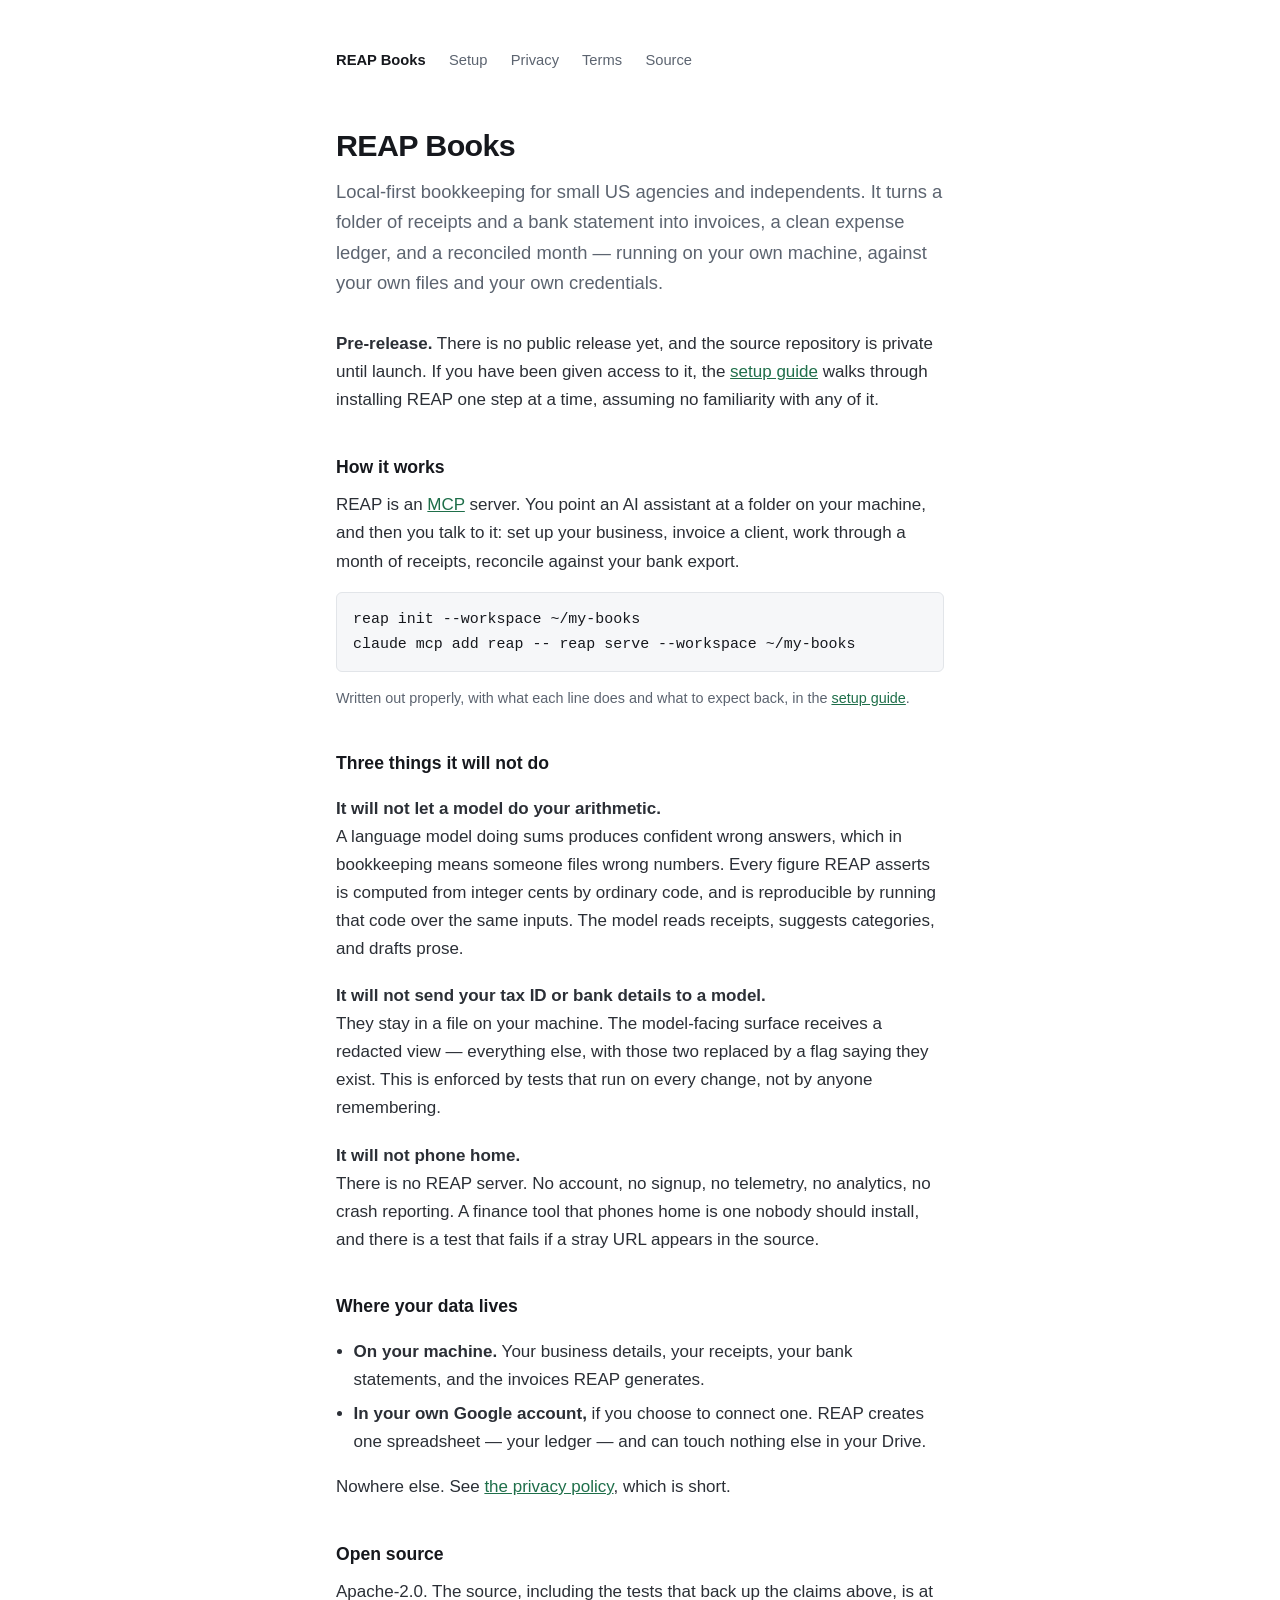
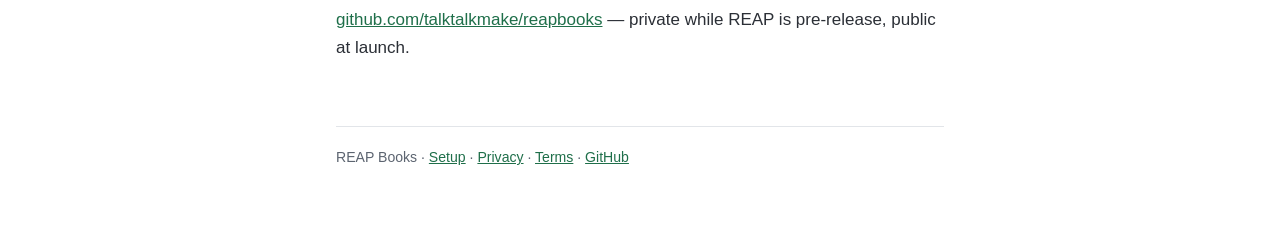
<file: index.html>
<!doctype html>
<html lang="en">
<head>
<meta charset="utf-8">
<meta name="viewport" content="width=device-width, initial-scale=1">
<title>REAP Books — local-first bookkeeping</title>
<meta name="description" content="Local-first bookkeeping for small US agencies and independents. Runs on your machine, against your own files and your own credentials.">
<link rel="stylesheet" href="style.css">
</head>
<body>
<main>

<nav>
  <a class="home" href="./">REAP Books</a>
  <a href="install.html">Setup</a>
  <a href="privacy.html">Privacy</a>
  <a href="terms.html">Terms</a>
  <a href="https://github.com/talktalkmake/reapbooks">Source</a>
</nav>

<h1>REAP Books</h1>
<p class="lede">
  Local-first bookkeeping for small US agencies and independents. It turns a
  folder of receipts and a bank statement into invoices, a clean expense
  ledger, and a reconciled month — running on your own machine, against your
  own files and your own credentials.
</p>

<p><strong>Pre-release.</strong> There is no public release yet, and the source repository is
private until launch. If you have been given access to it, the
<a href="install.html">setup guide</a> walks through installing REAP one step at a
time, assuming no familiarity with any of it.</p>

<h2>How it works</h2>
<p>
  REAP is an <a href="https://modelcontextprotocol.io">MCP</a> server. You point
  an AI assistant at a folder on your machine, and then you talk to it: set up
  your business, invoice a client, work through a month of receipts, reconcile
  against your bank export.
</p>
<pre>reap init --workspace ~/my-books
claude mcp add reap -- reap serve --workspace ~/my-books</pre>
<p class="small muted">Written out properly, with what each line does and what to expect back, in
the <a href="install.html">setup guide</a>.</p>

<h2>Three things it will not do</h2>
<ul class="claims">
  <li>
    <strong>It will not let a model do your arithmetic.</strong>
    A language model doing sums produces confident wrong answers, which in
    bookkeeping means someone files wrong numbers. Every figure REAP asserts is
    computed from integer cents by ordinary code, and is reproducible by running
    that code over the same inputs. The model reads receipts, suggests
    categories, and drafts prose.
  </li>
  <li>
    <strong>It will not send your tax ID or bank details to a model.</strong>
    They stay in a file on your machine. The model-facing surface receives a
    redacted view — everything else, with those two replaced by a flag saying
    they exist. This is enforced by tests that run on every change, not by
    anyone remembering.
  </li>
  <li>
    <strong>It will not phone home.</strong>
    There is no REAP server. No account, no signup, no telemetry, no analytics,
    no crash reporting. A finance tool that phones home is one nobody should
    install, and there is a test that fails if a stray URL appears in the source.
  </li>
</ul>

<h2>Where your data lives</h2>
<ul>
  <li><strong>On your machine.</strong> Your business details, your receipts, your bank statements, and the invoices REAP generates.</li>
  <li><strong>In your own Google account,</strong> if you choose to connect one. REAP creates one spreadsheet — your ledger — and can touch nothing else in your Drive.</li>
</ul>
<p>Nowhere else. See <a href="privacy.html">the privacy policy</a>, which is short.</p>

<h2>Open source</h2>
<p>
  Apache-2.0. The source, including the tests that back up the claims above,
  is at <a href="https://github.com/talktalkmake/reapbooks">github.com/talktalkmake/reapbooks</a>
  — private while REAP is pre-release, public at launch.
</p>

<footer>
  REAP Books · <a href="install.html">Setup</a> · <a href="privacy.html">Privacy</a> · <a href="terms.html">Terms</a> ·
  <a href="https://github.com/talktalkmake/reapbooks">GitHub</a>
</footer>

</main>
</body>
</html>
</file>
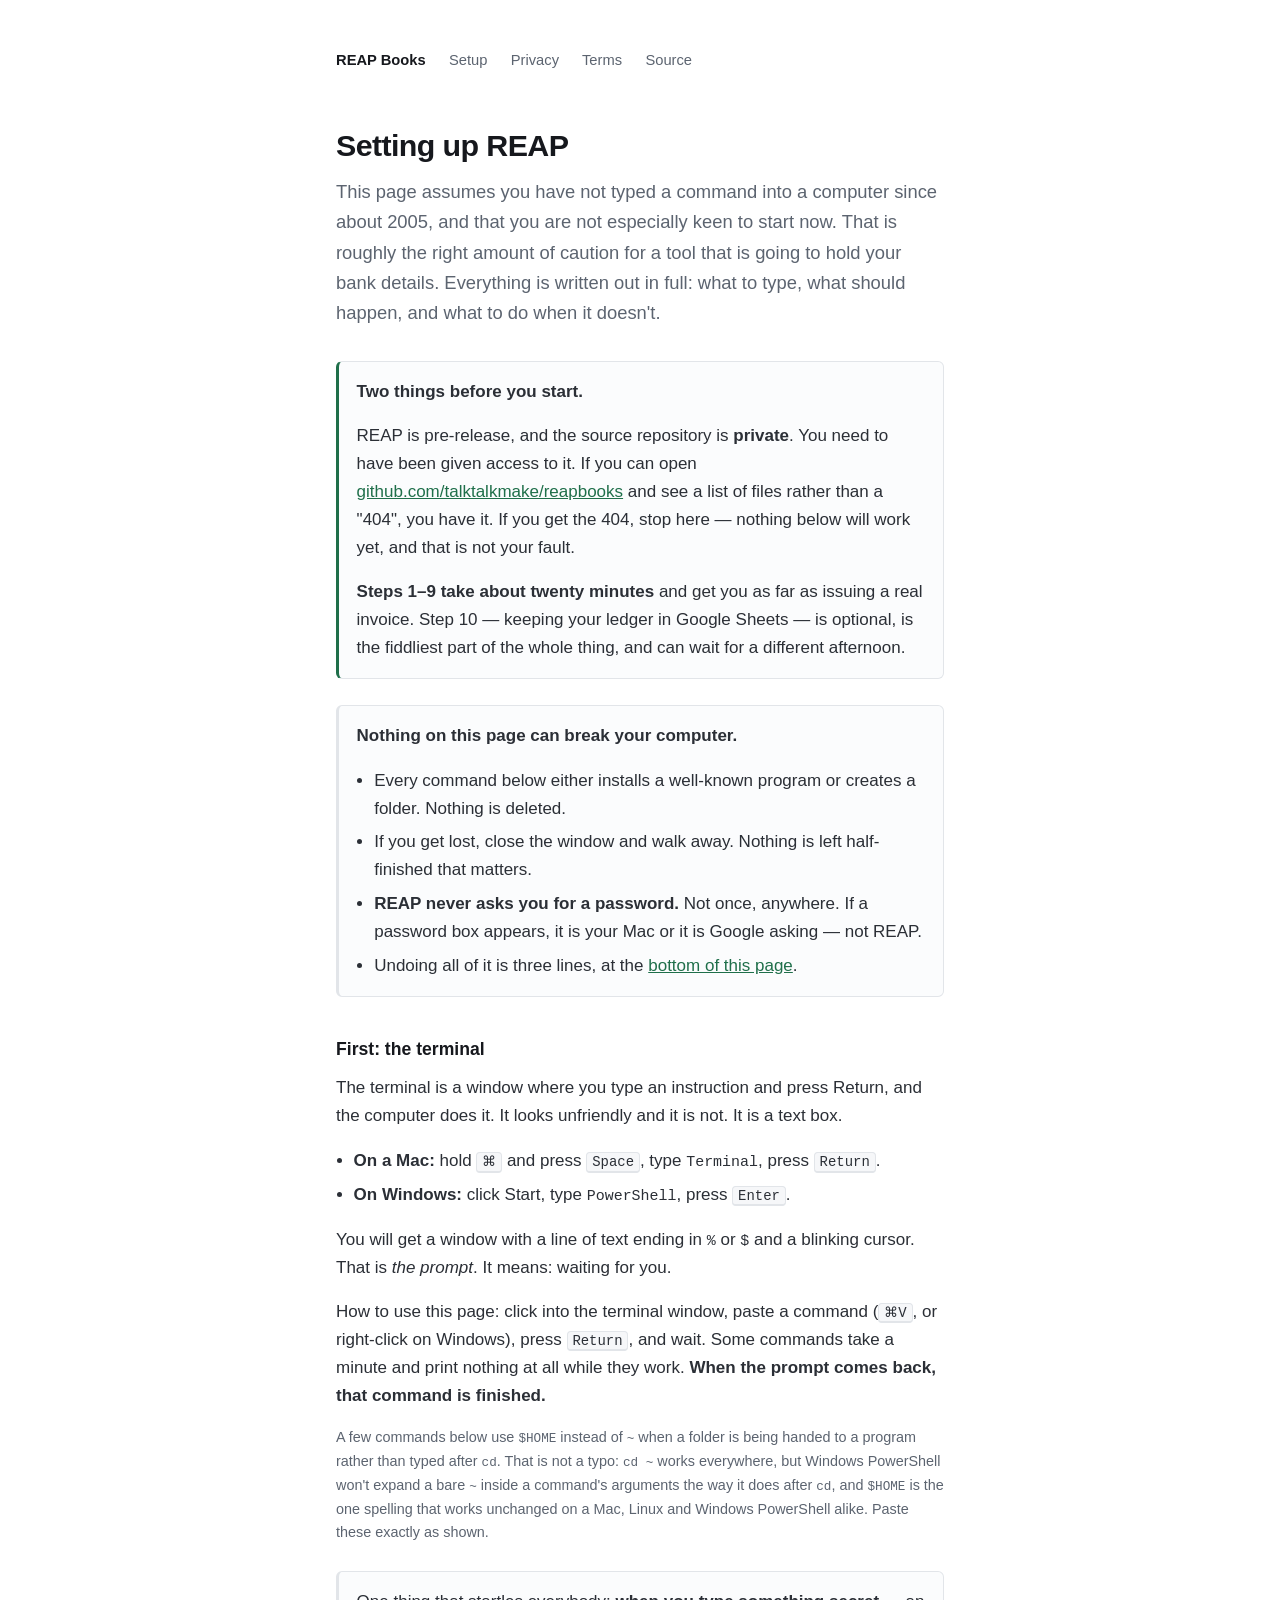
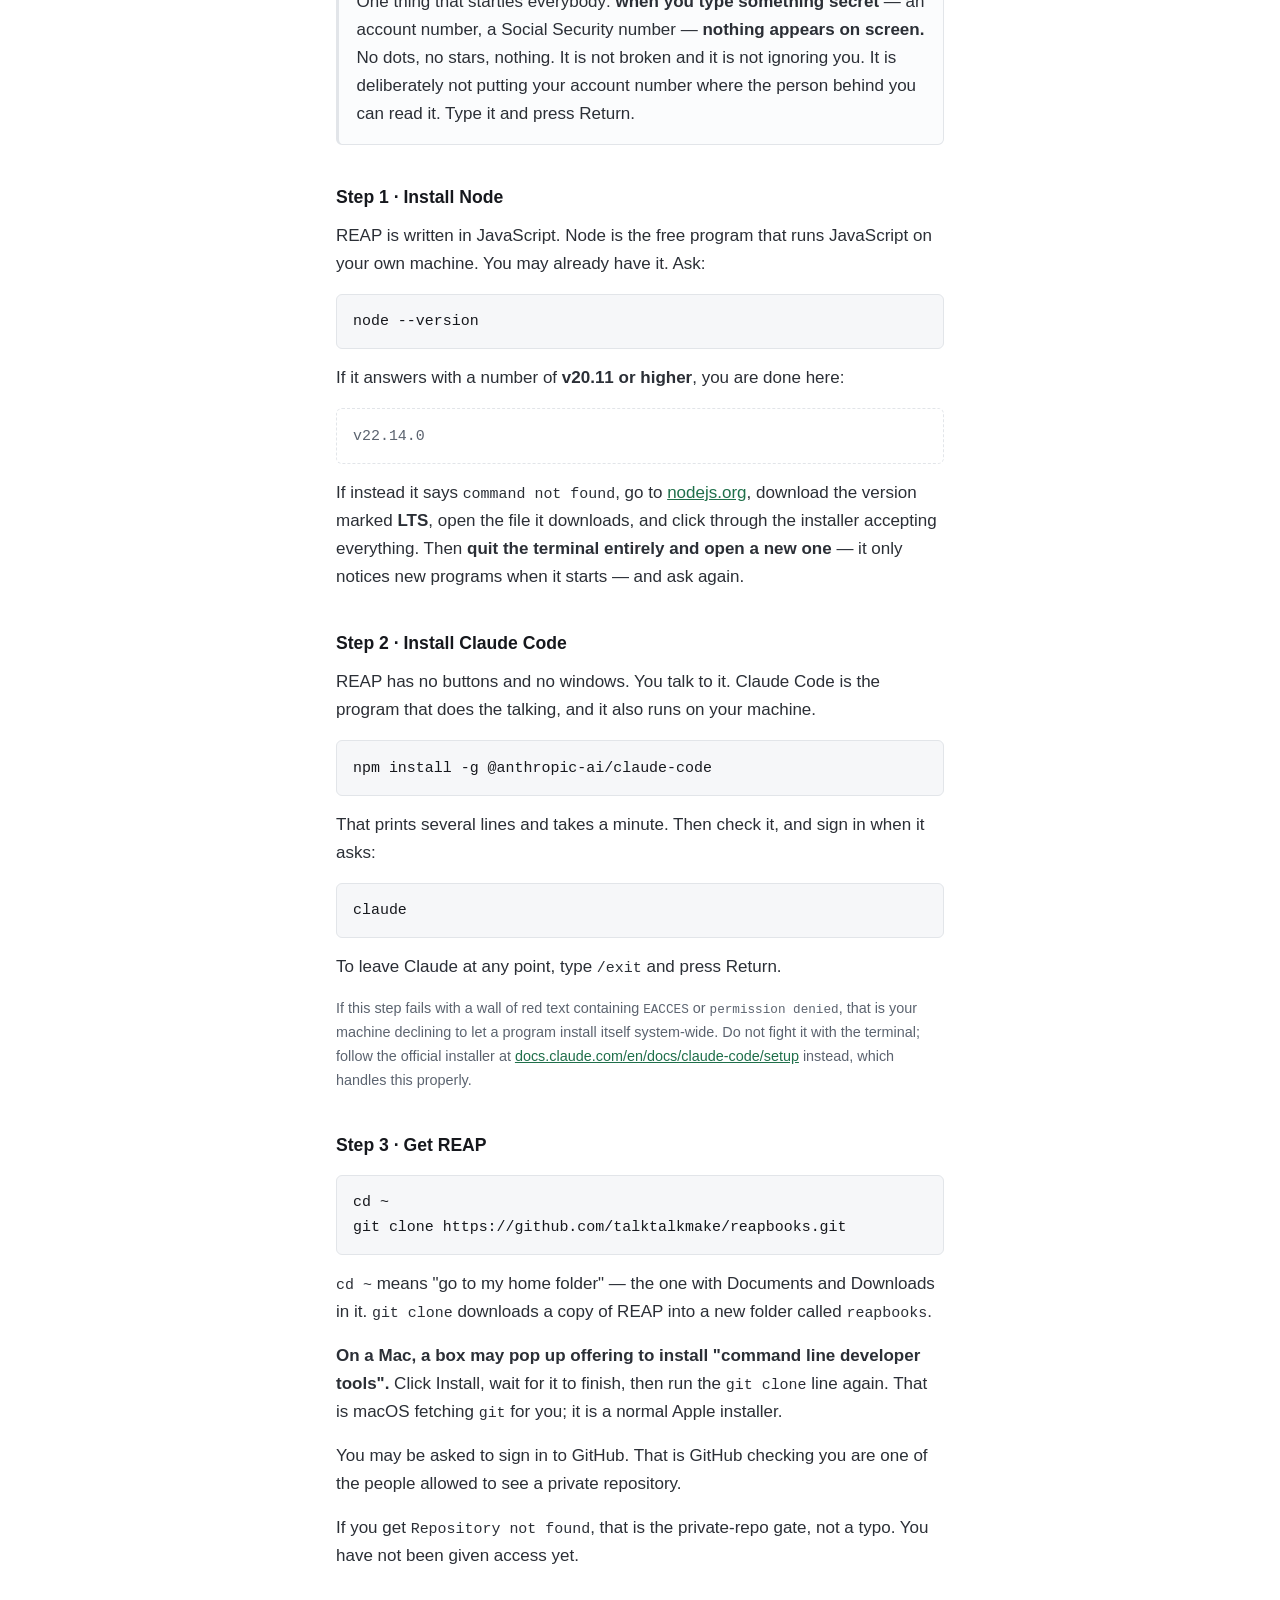
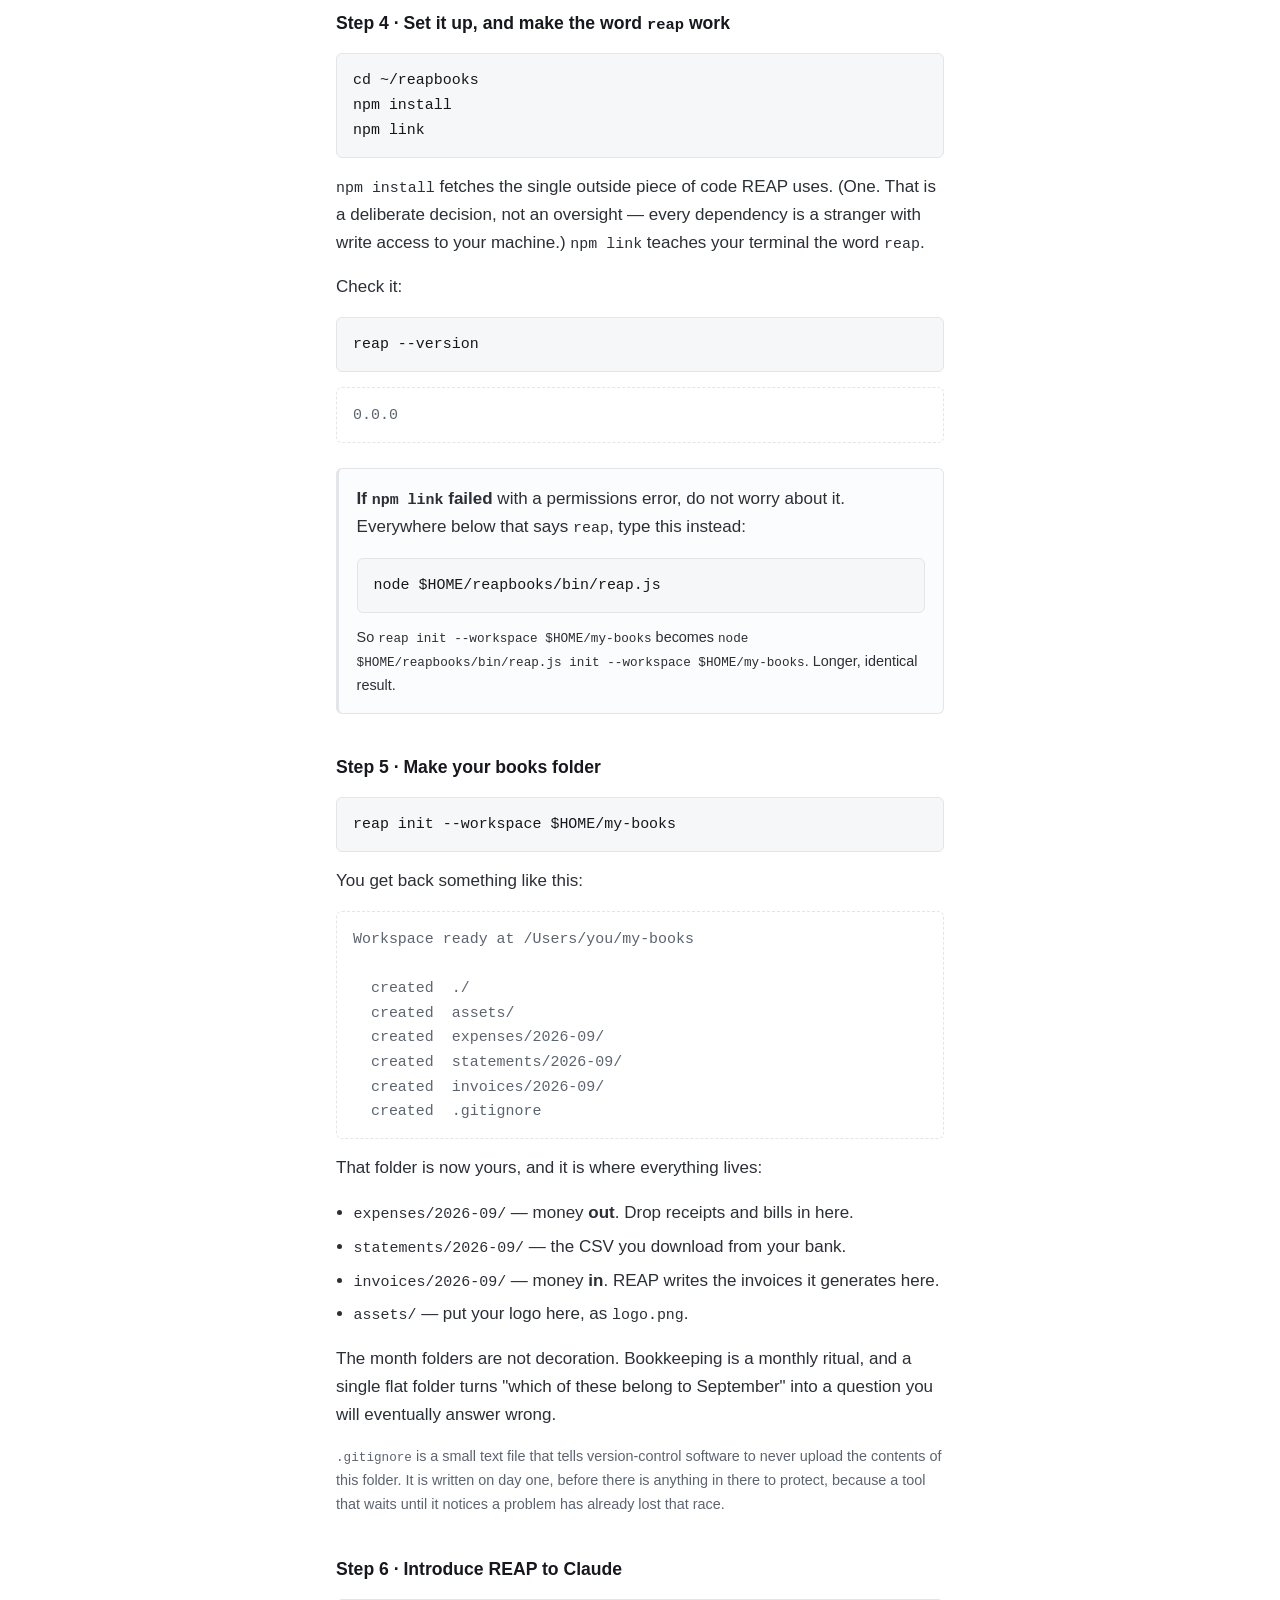
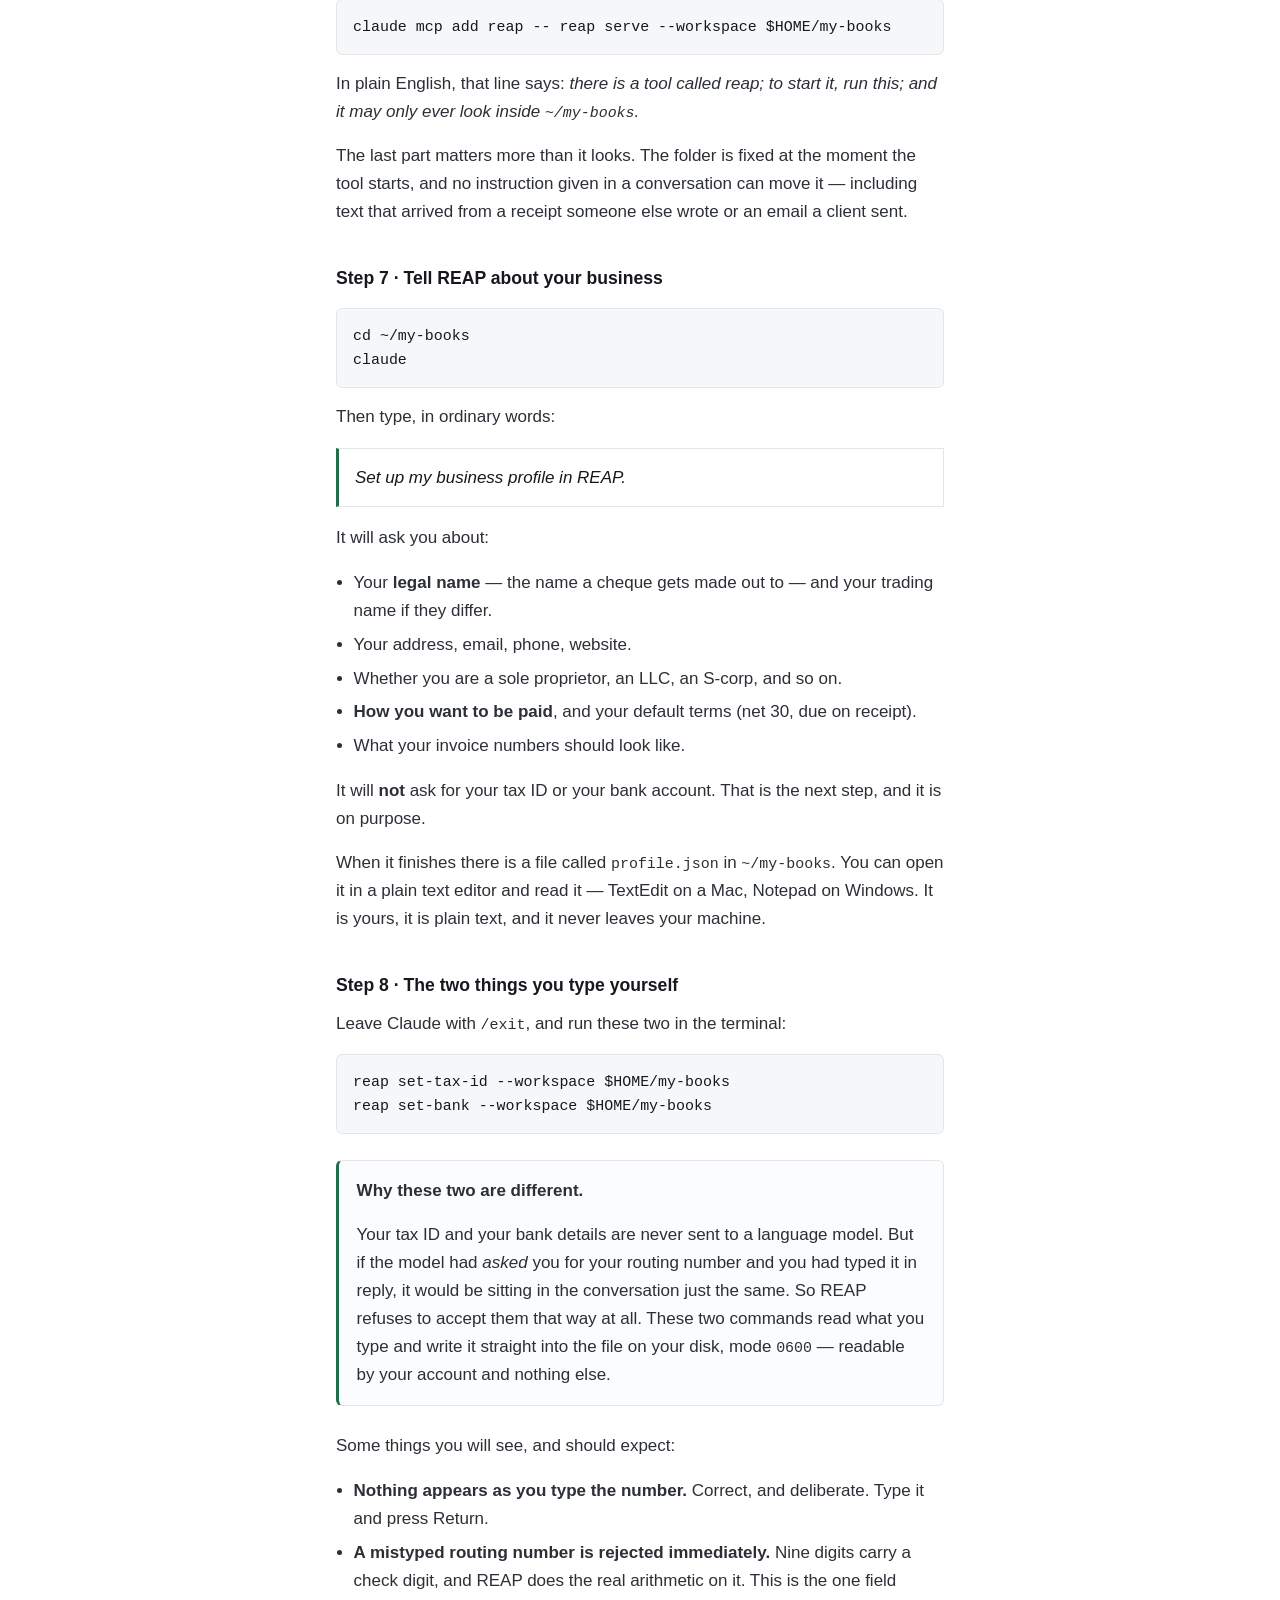
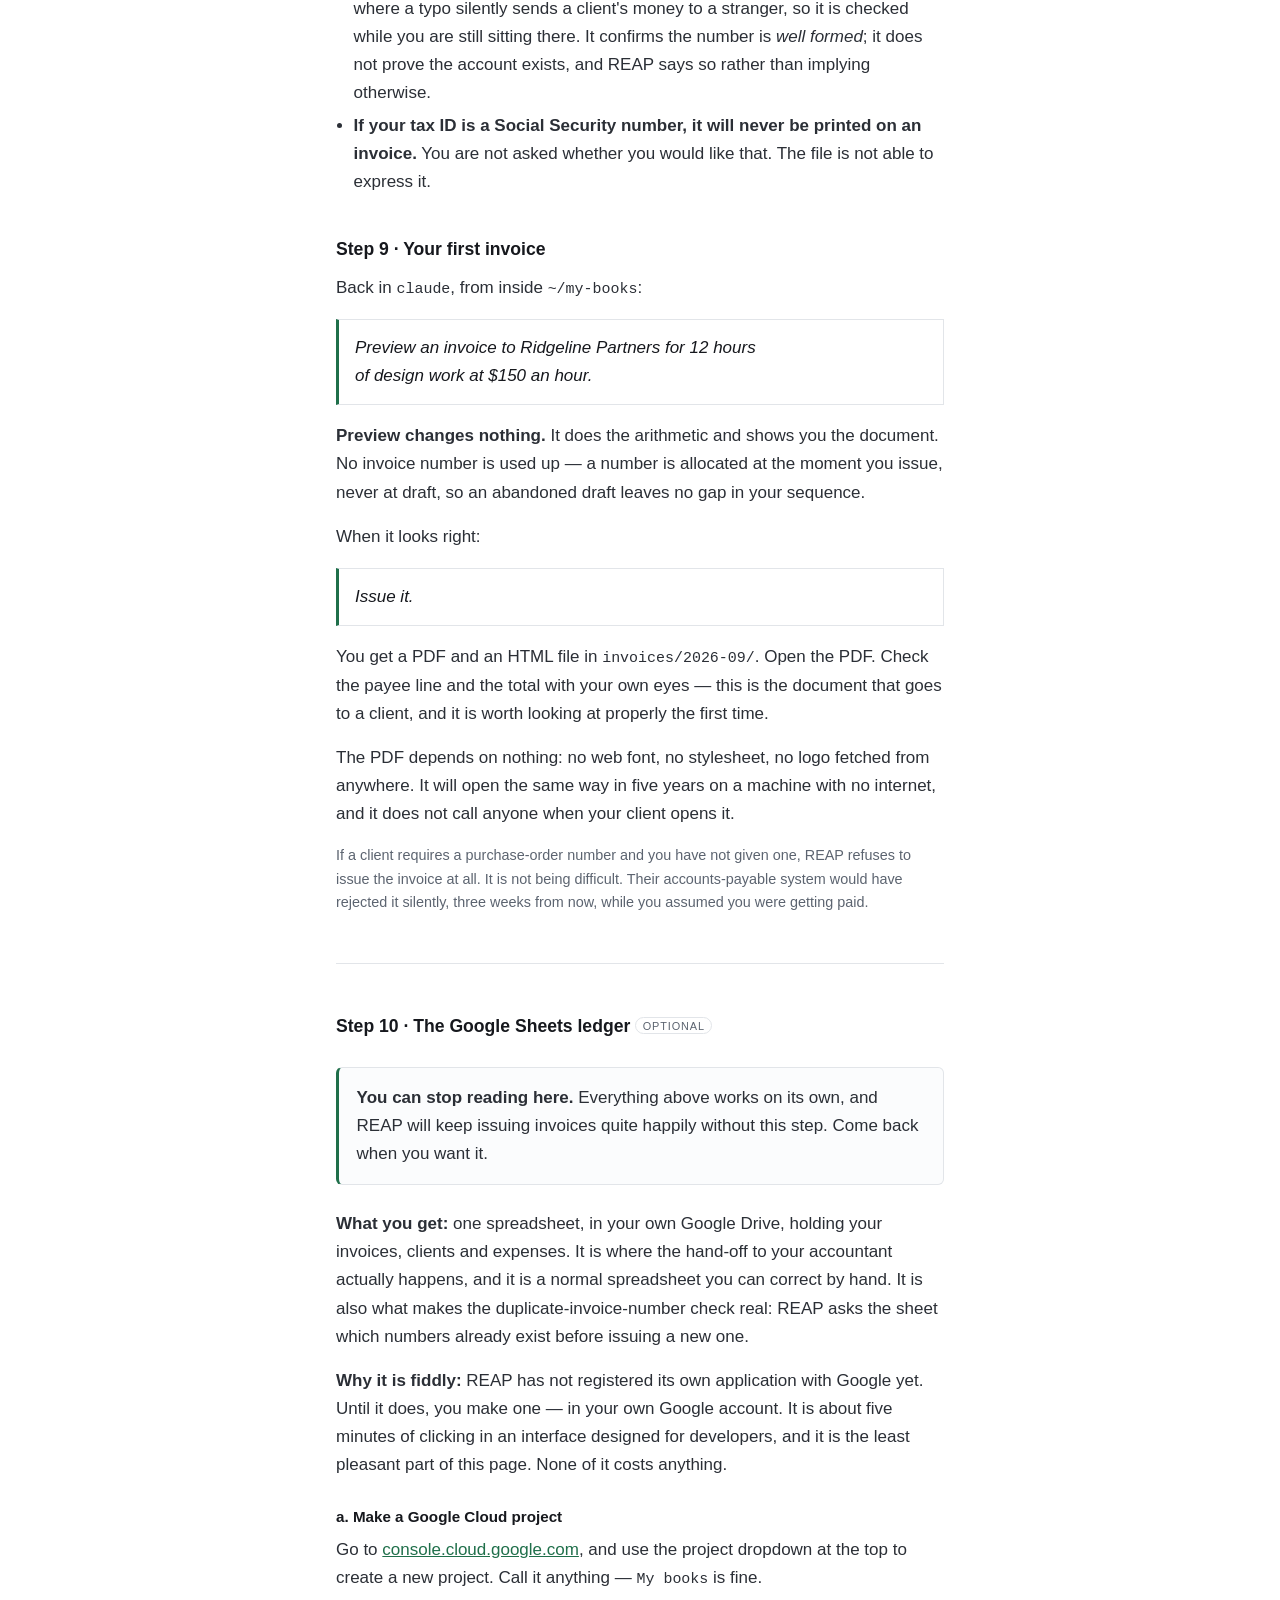
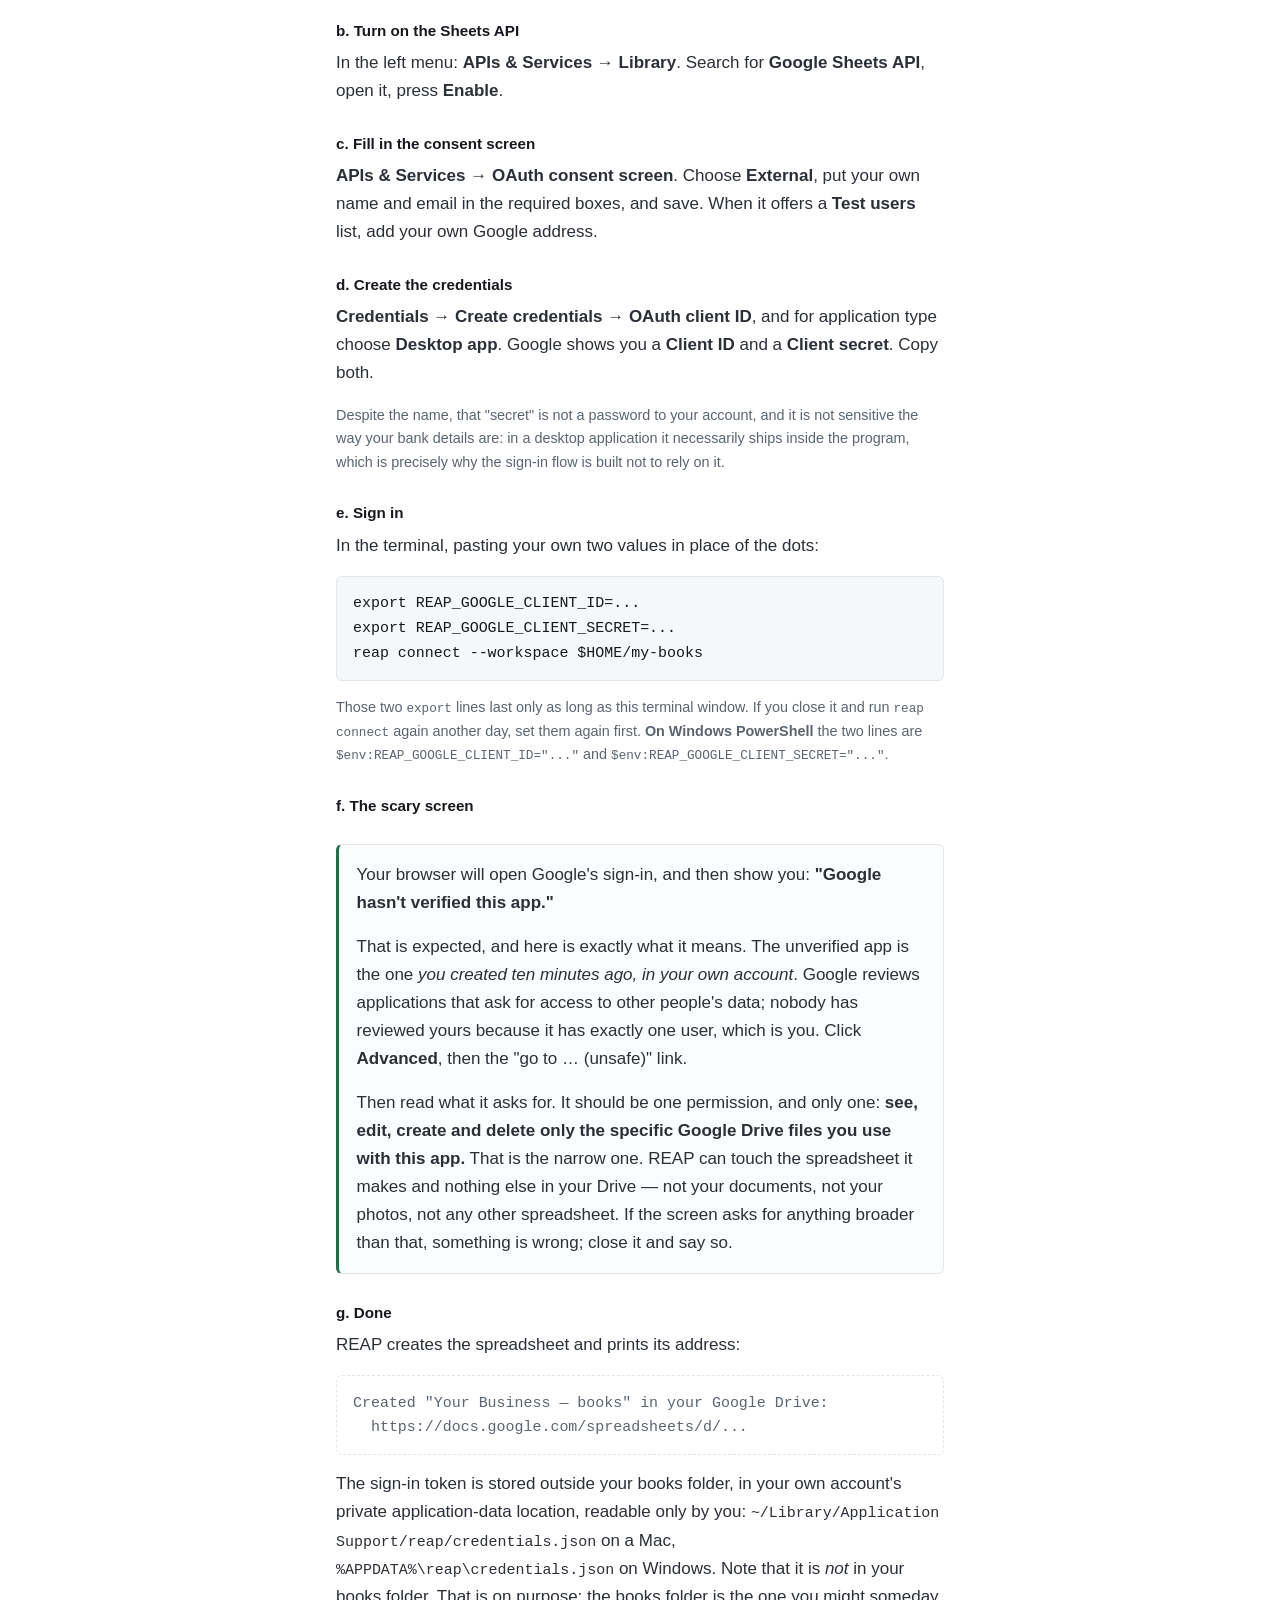
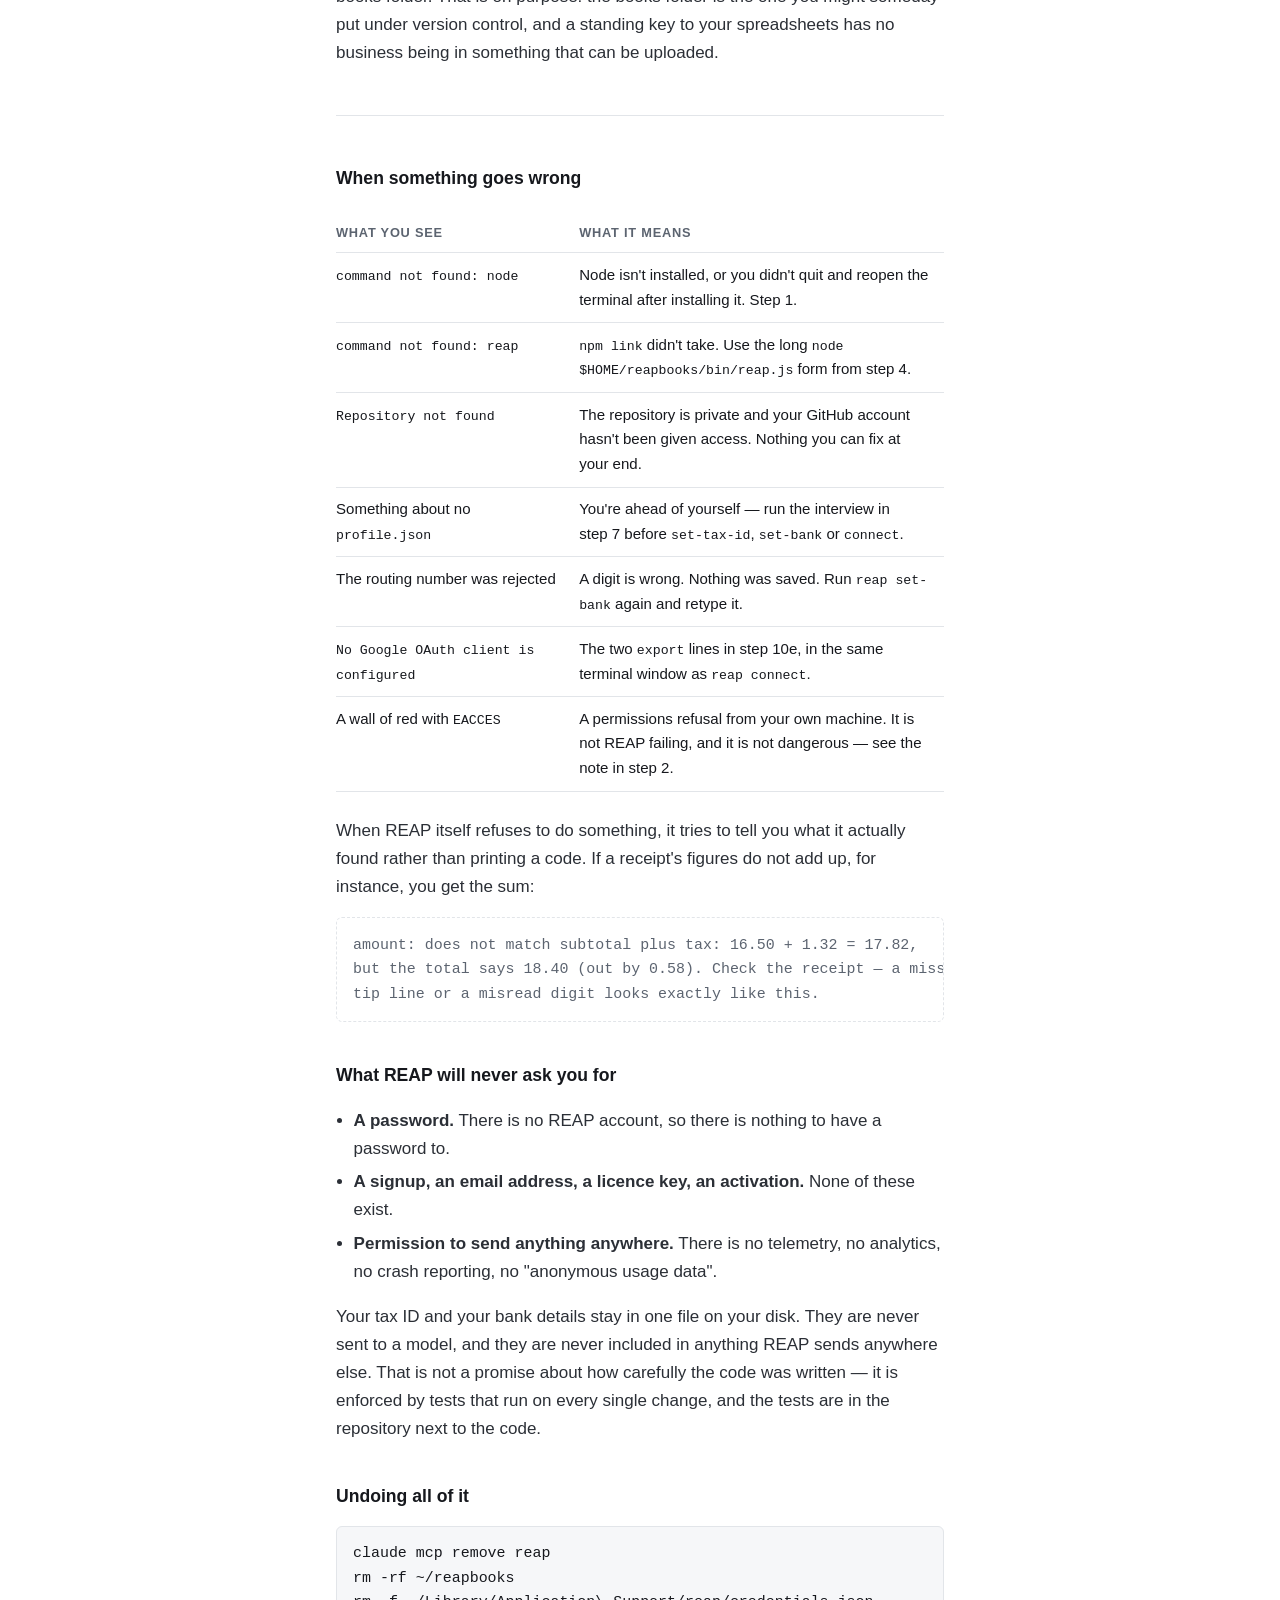
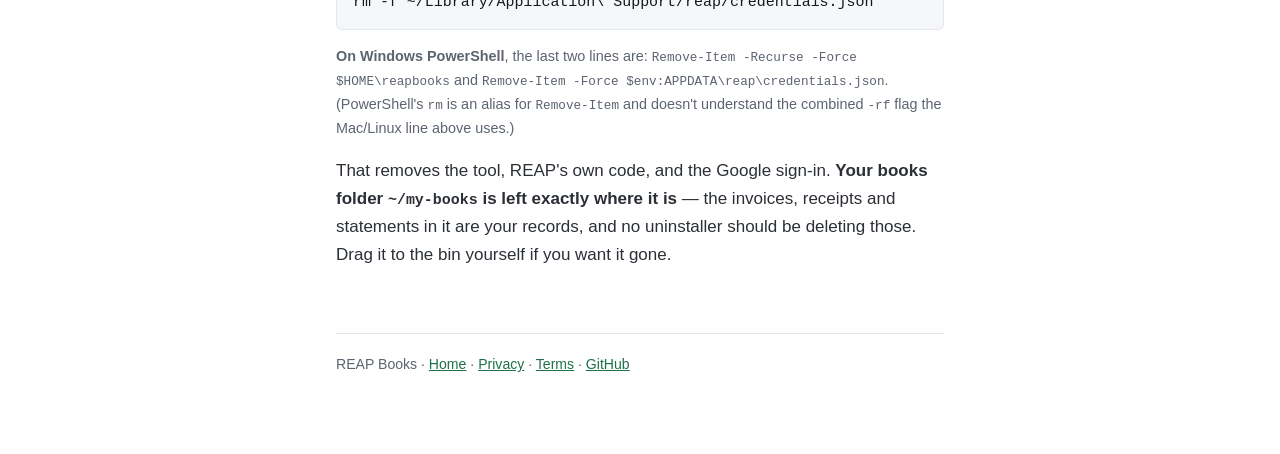
<file: install.html>
<!doctype html>
<html lang="en">
<head>
<meta charset="utf-8">
<meta name="viewport" content="width=device-width, initial-scale=1">
<title>Setting up REAP Books</title>
<meta name="description" content="A step-by-step setup guide for REAP Books, written for someone who has not typed a command into a computer in twenty years.">
<link rel="stylesheet" href="style.css">
</head>
<body>
<main>

<nav>
  <a class="home" href="./">REAP Books</a>
  <a href="install.html">Setup</a>
  <a href="privacy.html">Privacy</a>
  <a href="terms.html">Terms</a>
  <a href="https://github.com/talktalkmake/reapbooks">Source</a>
</nav>

<h1>Setting up REAP</h1>

<p class="lede">
  This page assumes you have not typed a command into a computer since about
  2005, and that you are not especially keen to start now. That is roughly the
  right amount of caution for a tool that is going to hold your bank details.
  Everything is written out in full: what to type, what should happen, and what
  to do when it doesn't.
</p>

<div class="box">
  <p><strong>Two things before you start.</strong></p>
  <p>
    REAP is pre-release, and the source repository is
    <strong>private</strong>. You need to have been given access to it. If you
    can open
    <a href="https://github.com/talktalkmake/reapbooks">github.com/talktalkmake/reapbooks</a>
    and see a list of files rather than a "404", you have it. If you get the
    404, stop here — nothing below will work yet, and that is not your fault.
  </p>
  <p>
    <strong>Steps 1&ndash;9 take about twenty minutes</strong> and get you as
    far as issuing a real invoice. Step&nbsp;10 — keeping your ledger in Google
    Sheets — is optional, is the fiddliest part of the whole thing, and can
    wait for a different afternoon.
  </p>
</div>

<div class="box calm">
  <p><strong>Nothing on this page can break your computer.</strong></p>
  <ul>
    <li>Every command below either installs a well-known program or creates a folder. Nothing is deleted.</li>
    <li>If you get lost, close the window and walk away. Nothing is left half-finished that matters.</li>
    <li><strong>REAP never asks you for a password.</strong> Not once, anywhere. If a password box appears, it is your Mac or it is Google asking — not REAP.</li>
    <li>Undoing all of it is three lines, at the <a href="#uninstall">bottom of this page</a>.</li>
  </ul>
</div>

<h2 id="terminal">First: the terminal</h2>

<p>
  The terminal is a window where you type an instruction and press Return, and
  the computer does it. It looks unfriendly and it is not. It is a text box.
</p>

<ul>
  <li><strong>On a Mac:</strong> hold <kbd>&#8984;</kbd> and press <kbd>Space</kbd>, type <code>Terminal</code>, press <kbd>Return</kbd>.</li>
  <li><strong>On Windows:</strong> click Start, type <code>PowerShell</code>, press <kbd>Enter</kbd>.</li>
</ul>

<p>
  You will get a window with a line of text ending in <code>%</code> or
  <code>$</code> and a blinking cursor. That is <em>the prompt</em>. It means:
  waiting for you.
</p>

<p>
  How to use this page: click into the terminal window, paste a command
  (<kbd>&#8984;V</kbd>, or right-click on Windows), press <kbd>Return</kbd>,
  and wait. Some commands take a minute and print nothing at all while they
  work. <strong>When the prompt comes back, that command is finished.</strong>
</p>

<p class="small muted">
  A few commands below use <code>$HOME</code> instead of <code>~</code> when
  a folder is being handed to a program rather than typed after
  <code>cd</code>. That is not a typo: <code>cd ~</code> works everywhere, but
  Windows PowerShell won't expand a bare <code>~</code> inside a command's
  arguments the way it does after <code>cd</code>, and <code>$HOME</code> is
  the one spelling that works unchanged on a Mac, Linux and Windows
  PowerShell alike. Paste these exactly as shown.
</p>

<div class="box calm">
  <p>
    One thing that startles everybody: <strong>when you type something
    secret</strong> — an account number, a Social Security number —
    <strong>nothing appears on screen.</strong> No dots, no stars, nothing. It
    is not broken and it is not ignoring you. It is deliberately not putting
    your account number where the person behind you can read it. Type it and
    press Return.
  </p>
</div>

<h2>Step 1 · Install Node</h2>

<p>
  REAP is written in JavaScript. Node is the free program that runs
  JavaScript on your own machine. You may already have it. Ask:
</p>

<pre>node --version</pre>

<p>If it answers with a number of <strong>v20.11 or higher</strong>, you are done here:</p>

<pre class="out">v22.14.0</pre>

<p>
  If instead it says <code>command not found</code>, go to
  <a href="https://nodejs.org">nodejs.org</a>, download the version marked
  <strong>LTS</strong>, open the file it downloads, and click through the
  installer accepting everything. Then <strong>quit the terminal entirely and
  open a new one</strong> — it only notices new programs when it starts — and
  ask again.
</p>

<h2>Step 2 · Install Claude Code</h2>

<p>
  REAP has no buttons and no windows. You talk to it. Claude Code is the
  program that does the talking, and it also runs on your machine.
</p>

<pre>npm install -g @anthropic-ai/claude-code</pre>

<p>
  That prints several lines and takes a minute. Then check it, and sign in when
  it asks:
</p>

<pre>claude</pre>

<p>
  To leave Claude at any point, type <code>/exit</code> and press Return.
</p>

<p class="small muted">
  If this step fails with a wall of red text containing <code>EACCES</code> or
  <code>permission denied</code>, that is your machine declining to let a
  program install itself system-wide. Do not fight it with the terminal;
  follow the official installer at
  <a href="https://docs.claude.com/en/docs/claude-code/setup">docs.claude.com/en/docs/claude-code/setup</a>
  instead, which handles this properly.
</p>

<h2>Step 3 · Get REAP</h2>

<pre>cd ~
git clone https://github.com/talktalkmake/reapbooks.git</pre>

<p>
  <code>cd ~</code> means "go to my home folder" — the one with Documents and
  Downloads in it. <code>git clone</code> downloads a copy of REAP into a new
  folder called <code>reapbooks</code>.
</p>

<p>
  <strong>On a Mac, a box may pop up offering to install "command line
  developer tools".</strong> Click Install, wait for it to finish, then run
  the <code>git clone</code> line again. That is macOS fetching <code>git</code>
  for you; it is a normal Apple installer.
</p>

<p>
  You may be asked to sign in to GitHub. That is GitHub checking you are one of
  the people allowed to see a private repository.
</p>

<p>
  If you get <code>Repository not found</code>, that is the private-repo gate,
  not a typo. You have not been given access yet.
</p>

<h2>Step 4 · Set it up, and make the word <code>reap</code> work</h2>

<pre>cd ~/reapbooks
npm install
npm link</pre>

<p>
  <code>npm install</code> fetches the single outside piece of code REAP uses.
  (One. That is a deliberate decision, not an oversight — every dependency is
  a stranger with write access to your machine.) <code>npm link</code> teaches
  your terminal the word <code>reap</code>.
</p>

<p>Check it:</p>

<pre>reap --version</pre>
<pre class="out">0.0.0</pre>

<div class="box calm">
  <p>
    <strong>If <code>npm link</code> failed</strong> with a permissions error,
    do not worry about it. Everywhere below that says <code>reap</code>, type
    this instead:
  </p>
  <pre>node $HOME/reapbooks/bin/reap.js</pre>
  <p class="small">
    So <code>reap init --workspace $HOME/my-books</code> becomes
    <code>node $HOME/reapbooks/bin/reap.js init --workspace $HOME/my-books</code>.
    Longer, identical result.
  </p>
</div>

<h2>Step 5 · Make your books folder</h2>

<pre>reap init --workspace $HOME/my-books</pre>

<p>You get back something like this:</p>

<pre class="out">Workspace ready at /Users/you/my-books

  created  ./
  created  assets/
  created  expenses/2026-09/
  created  statements/2026-09/
  created  invoices/2026-09/
  created  .gitignore</pre>

<p>That folder is now yours, and it is where everything lives:</p>

<ul>
  <li><code>expenses/2026-09/</code> — money <strong>out</strong>. Drop receipts and bills in here.</li>
  <li><code>statements/2026-09/</code> — the CSV you download from your bank.</li>
  <li><code>invoices/2026-09/</code> — money <strong>in</strong>. REAP writes the invoices it generates here.</li>
  <li><code>assets/</code> — put your logo here, as <code>logo.png</code>.</li>
</ul>

<p>
  The month folders are not decoration. Bookkeeping is a monthly ritual, and a
  single flat folder turns "which of these belong to September" into a question
  you will eventually answer wrong.
</p>

<p class="small muted">
  <code>.gitignore</code> is a small text file that tells version-control
  software to never upload the contents of this folder. It is written on day
  one, before there is anything in there to protect, because a tool that waits
  until it notices a problem has already lost that race.
</p>

<h2>Step 6 · Introduce REAP to Claude</h2>

<pre>claude mcp add reap -- reap serve --workspace $HOME/my-books</pre>

<p>
  In plain English, that line says: <em>there is a tool called reap; to start
  it, run this; and it may only ever look inside <code>~/my-books</code>.</em>
</p>

<p>
  The last part matters more than it looks. The folder is fixed at the moment
  the tool starts, and no instruction given in a conversation can move it —
  including text that arrived from a receipt someone else wrote or an email a
  client sent.
</p>

<h2>Step 7 · Tell REAP about your business</h2>

<pre>cd ~/my-books
claude</pre>

<p>Then type, in ordinary words:</p>

<pre class="say">Set up my business profile in REAP.</pre>

<p>It will ask you about:</p>

<ul>
  <li>Your <strong>legal name</strong> — the name a cheque gets made out to — and your trading name if they differ.</li>
  <li>Your address, email, phone, website.</li>
  <li>Whether you are a sole proprietor, an LLC, an S-corp, and so on.</li>
  <li><strong>How you want to be paid</strong>, and your default terms (net 30, due on receipt).</li>
  <li>What your invoice numbers should look like.</li>
</ul>

<p>
  It will <strong>not</strong> ask for your tax ID or your bank account. That
  is the next step, and it is on purpose.
</p>

<p>
  When it finishes there is a file called <code>profile.json</code> in
  <code>~/my-books</code>. You can open it in a plain text editor and
  read it — TextEdit on a Mac, Notepad on Windows. It is
  yours, it is plain text, and it never leaves your machine.
</p>

<h2>Step 8 · The two things you type yourself</h2>

<p>
  Leave Claude with <code>/exit</code>, and run these two in the terminal:
</p>

<pre>reap set-tax-id --workspace $HOME/my-books
reap set-bank --workspace $HOME/my-books</pre>

<div class="box">
  <p><strong>Why these two are different.</strong></p>
  <p>
    Your tax ID and your bank details are never sent to a language model. But
    if the model had <em>asked</em> you for your routing number and you had
    typed it in reply, it would be sitting in the conversation just the same.
    So REAP refuses to accept them that way at all. These two commands read
    what you type and write it straight into the file on your disk, mode
    <code>0600</code> — readable by your account and nothing else.
  </p>
</div>

<p>Some things you will see, and should expect:</p>

<ul>
  <li>
    <strong>Nothing appears as you type the number.</strong> Correct, and
    deliberate. Type it and press Return.
  </li>
  <li>
    <strong>A mistyped routing number is rejected immediately.</strong> Nine
    digits carry a check digit, and REAP does the real arithmetic on it. This
    is the one field where a typo silently sends a client's money to a
    stranger, so it is checked while you are still sitting there. It confirms
    the number is <em>well formed</em>; it does not prove the account exists,
    and REAP says so rather than implying otherwise.
  </li>
  <li>
    <strong>If your tax ID is a Social Security number, it will never be
    printed on an invoice.</strong> You are not asked whether you would like
    that. The file is not able to express it.
  </li>
</ul>

<h2>Step 9 · Your first invoice</h2>

<p>Back in <code>claude</code>, from inside <code>~/my-books</code>:</p>

<pre class="say">Preview an invoice to Ridgeline Partners for 12 hours
of design work at $150 an hour.</pre>

<p>
  <strong>Preview changes nothing.</strong> It does the arithmetic and shows
  you the document. No invoice number is used up — a number is allocated at the
  moment you issue, never at draft, so an abandoned draft leaves no gap in your
  sequence.
</p>

<p>When it looks right:</p>

<pre class="say">Issue it.</pre>

<p>
  You get a PDF and an HTML file in <code>invoices/2026-09/</code>. Open the
  PDF. Check the payee line and the total with your own eyes — this is the
  document that goes to a client, and it is worth looking at properly the first
  time.
</p>

<p>
  The PDF depends on nothing: no web font, no stylesheet, no logo fetched from
  anywhere. It will open the same way in five years on a machine with no
  internet, and it does not call anyone when your client opens it.
</p>

<p class="small muted">
  If a client requires a purchase-order number and you have not given one, REAP
  refuses to issue the invoice at all. It is not being difficult. Their
  accounts-payable system would have rejected it silently, three weeks from now,
  while you assumed you were getting paid.
</p>

<hr>

<h2 id="sheets">Step 10 · The Google Sheets ledger <span class="tag">optional</span></h2>

<div class="box">
  <p>
    <strong>You can stop reading here.</strong> Everything above works on its
    own, and REAP will keep issuing invoices quite happily without this step.
    Come back when you want it.
  </p>
</div>

<p><strong>What you get:</strong> one spreadsheet, in your own Google Drive, holding your invoices, clients and expenses. It is where the hand-off to your accountant actually happens, and it is a normal spreadsheet you can correct by hand. It is also what makes the duplicate-invoice-number check real: REAP asks the sheet which numbers already exist before issuing a new one.</p>

<p><strong>Why it is fiddly:</strong> REAP has not registered its own application with Google yet. Until it does, you make one — in your own Google account. It is about five minutes of clicking in an interface designed for developers, and it is the least pleasant part of this page. None of it costs anything.</p>

<h3>a. Make a Google Cloud project</h3>
<p>
  Go to <a href="https://console.cloud.google.com">console.cloud.google.com</a>,
  and use the project dropdown at the top to create a new project. Call it
  anything — <code>My books</code> is fine.
</p>

<h3>b. Turn on the Sheets API</h3>
<p>
  In the left menu: <strong>APIs &amp; Services &rarr; Library</strong>. Search
  for <strong>Google Sheets API</strong>, open it, press <strong>Enable</strong>.
</p>

<h3>c. Fill in the consent screen</h3>
<p>
  <strong>APIs &amp; Services &rarr; OAuth consent screen</strong>. Choose
  <strong>External</strong>, put your own name and email in the required boxes,
  and save. When it offers a <strong>Test users</strong> list, add your own
  Google address.
</p>

<h3>d. Create the credentials</h3>
<p>
  <strong>Credentials &rarr; Create credentials &rarr; OAuth client ID</strong>,
  and for application type choose <strong>Desktop app</strong>. Google shows you
  a <strong>Client ID</strong> and a <strong>Client secret</strong>. Copy both.
</p>
<p class="small muted">
  Despite the name, that "secret" is not a password to your account, and it is
  not sensitive the way your bank details are: in a desktop application it
  necessarily ships inside the program, which is precisely why the sign-in flow
  is built not to rely on it.
</p>

<h3>e. Sign in</h3>
<p>In the terminal, pasting your own two values in place of the dots:</p>

<pre>export REAP_GOOGLE_CLIENT_ID=...
export REAP_GOOGLE_CLIENT_SECRET=...
reap connect --workspace $HOME/my-books</pre>

<p class="small muted">
  Those two <code>export</code> lines last only as long as this terminal window.
  If you close it and run <code>reap connect</code> again another day, set them
  again first. <strong>On Windows PowerShell</strong> the two lines are
  <code>$env:REAP_GOOGLE_CLIENT_ID="..."</code> and
  <code>$env:REAP_GOOGLE_CLIENT_SECRET="..."</code>.
</p>

<h3>f. The scary screen</h3>

<div class="box">
  <p>
    Your browser will open Google's sign-in, and then show you:
    <strong>"Google hasn't verified this app."</strong>
  </p>
  <p>
    That is expected, and here is exactly what it means. The unverified app is
    the one <em>you created ten minutes ago, in your own account</em>. Google
    reviews applications that ask for access to other people's data; nobody has
    reviewed yours because it has exactly one user, which is you. Click
    <strong>Advanced</strong>, then the "go to&nbsp;… (unsafe)" link.
  </p>
  <p>
    Then read what it asks for. It should be one permission, and only one:
    <strong>see, edit, create and delete only the specific Google Drive files
    you use with this app.</strong> That is the narrow one. REAP can touch the
    spreadsheet it makes and nothing else in your Drive — not your documents,
    not your photos, not any other spreadsheet. If the screen asks for anything
    broader than that, something is wrong; close it and say so.
  </p>
</div>

<h3>g. Done</h3>
<p>REAP creates the spreadsheet and prints its address:</p>

<pre class="out">Created "Your Business — books" in your Google Drive:
  https://docs.google.com/spreadsheets/d/...</pre>

<p>
  The sign-in token is stored outside your books folder, in your own
  account's private application-data location, readable only by you:
  <code>~/Library/Application Support/reap/credentials.json</code> on a Mac,
  <code>%APPDATA%\reap\credentials.json</code> on Windows. Note that it is
  <em>not</em> in your books folder.
  That is on purpose: the books folder is the one you might someday put under
  version control, and a standing key to your spreadsheets has no business
  being in something that can be uploaded.
</p>

<hr>

<h2 id="wrong">When something goes wrong</h2>

<table>
  <tr><th>What you see</th><th>What it means</th></tr>
  <tr>
    <td><code>command not found: node</code></td>
    <td>Node isn't installed, or you didn't quit and reopen the terminal after installing it. Step&nbsp;1.</td>
  </tr>
  <tr>
    <td><code>command not found: reap</code></td>
    <td><code>npm link</code> didn't take. Use the long <code>node $HOME/reapbooks/bin/reap.js</code> form from step&nbsp;4.</td>
  </tr>
  <tr>
    <td><code>Repository not found</code></td>
    <td>The repository is private and your GitHub account hasn't been given access. Nothing you can fix at your end.</td>
  </tr>
  <tr>
    <td>Something about no <code>profile.json</code></td>
    <td>You're ahead of yourself — run the interview in step&nbsp;7 before <code>set-tax-id</code>, <code>set-bank</code> or <code>connect</code>.</td>
  </tr>
  <tr>
    <td>The routing number was rejected</td>
    <td>A digit is wrong. Nothing was saved. Run <code>reap set-bank</code> again and retype it.</td>
  </tr>
  <tr>
    <td><code>No Google OAuth client is configured</code></td>
    <td>The two <code>export</code> lines in step&nbsp;10e, in the same terminal window as <code>reap connect</code>.</td>
  </tr>
  <tr>
    <td>A wall of red with <code>EACCES</code></td>
    <td>A permissions refusal from your own machine. It is not REAP failing, and it is not dangerous — see the note in step&nbsp;2.</td>
  </tr>
</table>

<p>
  When REAP itself refuses to do something, it tries to tell you what it
  actually found rather than printing a code. If a receipt's figures do not add
  up, for instance, you get the sum:
</p>

<pre class="out">amount: does not match subtotal plus tax: 16.50 + 1.32 = 17.82,
but the total says 18.40 (out by 0.58). Check the receipt — a missed
tip line or a misread digit looks exactly like this.</pre>

<h2>What REAP will never ask you for</h2>

<ul>
  <li><strong>A password.</strong> There is no REAP account, so there is nothing to have a password to.</li>
  <li><strong>A signup, an email address, a licence key, an activation.</strong> None of these exist.</li>
  <li><strong>Permission to send anything anywhere.</strong> There is no telemetry, no analytics, no crash reporting, no "anonymous usage data".</li>
</ul>

<p>
  Your tax ID and your bank details stay in one file on your disk. They are
  never sent to a model, and they are never included in anything REAP sends
  anywhere else. That is not a promise about how carefully the code was
  written — it is enforced by tests that run on every single change, and the
  tests are in the repository next to the code.
</p>

<h2 id="uninstall">Undoing all of it</h2>

<pre>claude mcp remove reap
rm -rf ~/reapbooks
rm -f ~/Library/Application\ Support/reap/credentials.json</pre>

<p class="small muted">
  <strong>On Windows PowerShell</strong>, the last two lines are:
  <code>Remove-Item -Recurse -Force $HOME\reapbooks</code> and
  <code>Remove-Item -Force $env:APPDATA\reap\credentials.json</code>.
  (PowerShell's <code>rm</code> is an alias for <code>Remove-Item</code> and
  doesn't understand the combined <code>-rf</code> flag the Mac/Linux line
  above uses.)
</p>

<p>
  That removes the tool, REAP's own code, and the Google sign-in.
  <strong>Your books folder <code>~/my-books</code> is left exactly where it
  is</strong> — the invoices, receipts and statements in it are your records,
  and no uninstaller should be deleting those. Drag it to the bin yourself if
  you want it gone.
</p>

<footer>
  REAP Books · <a href="./">Home</a> · <a href="privacy.html">Privacy</a> · <a href="terms.html">Terms</a> ·
  <a href="https://github.com/talktalkmake/reapbooks">GitHub</a>
</footer>

</main>
</body>
</html>
</file>
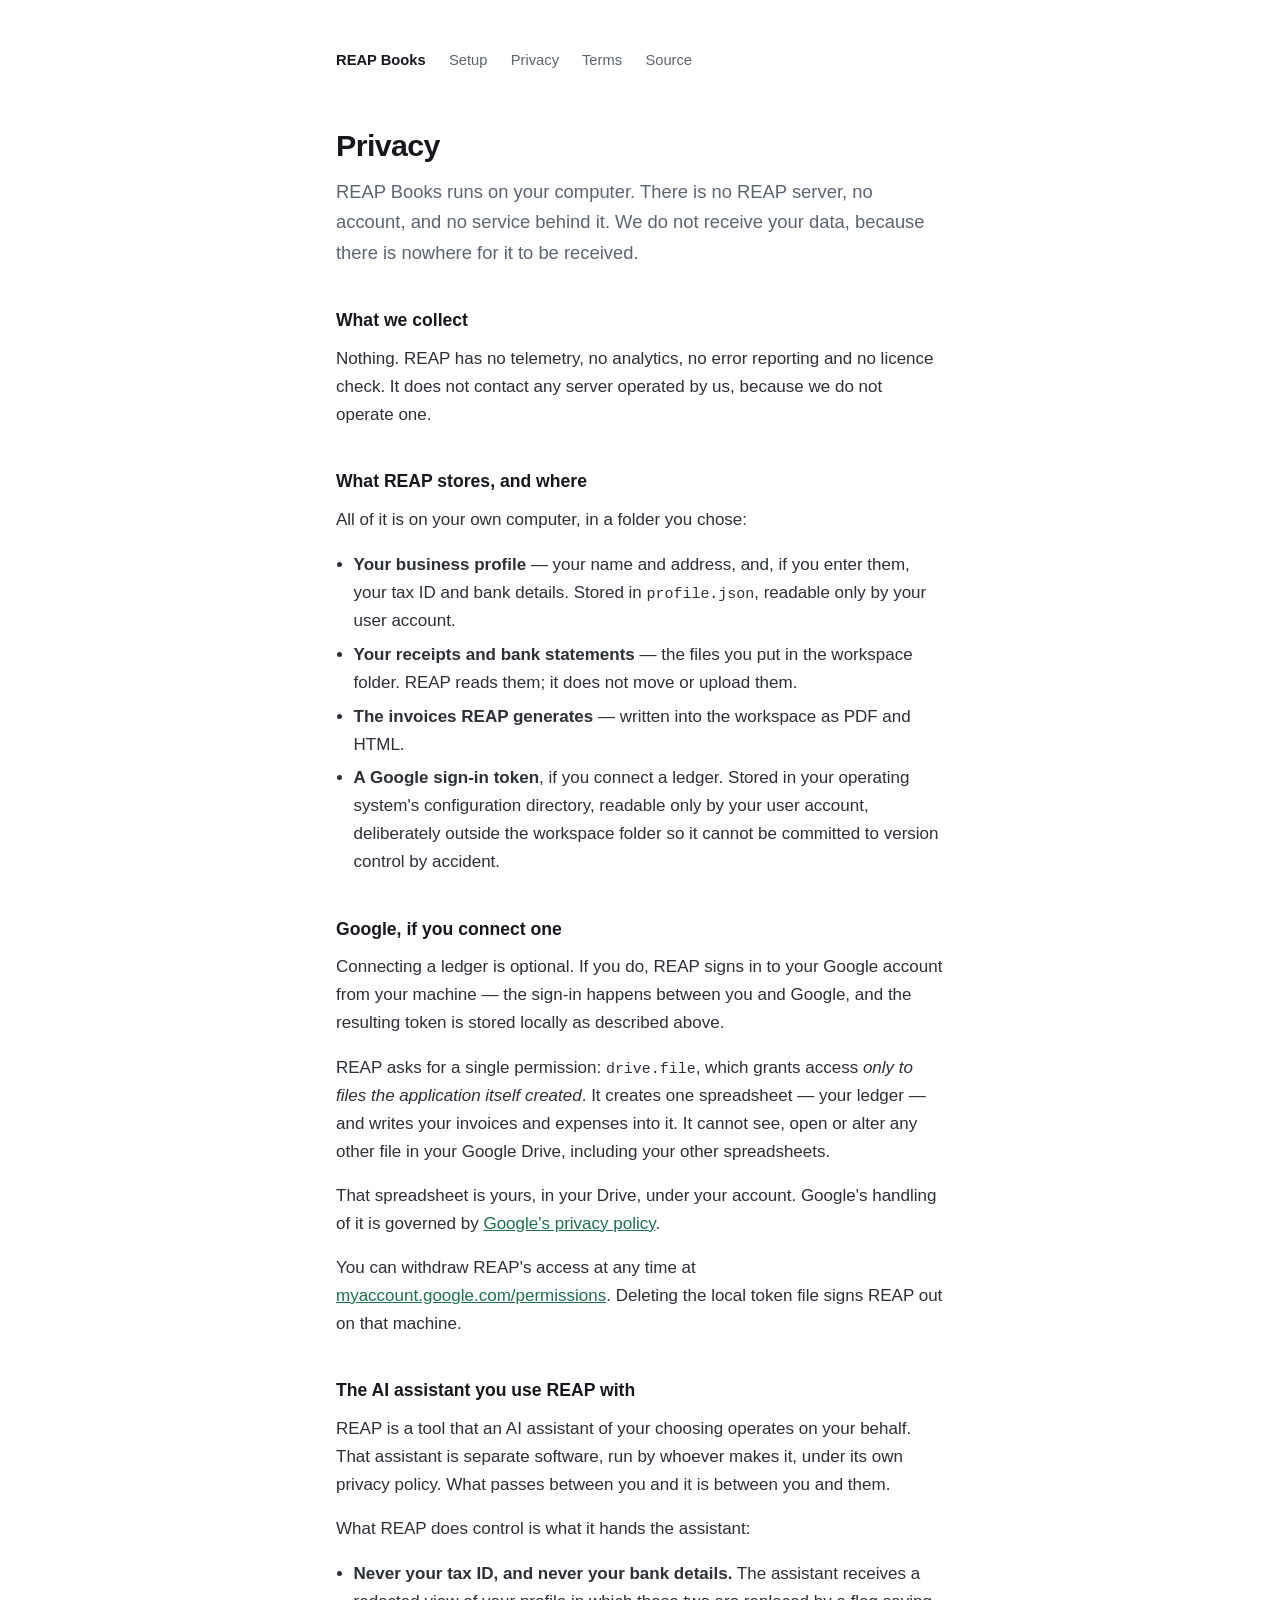
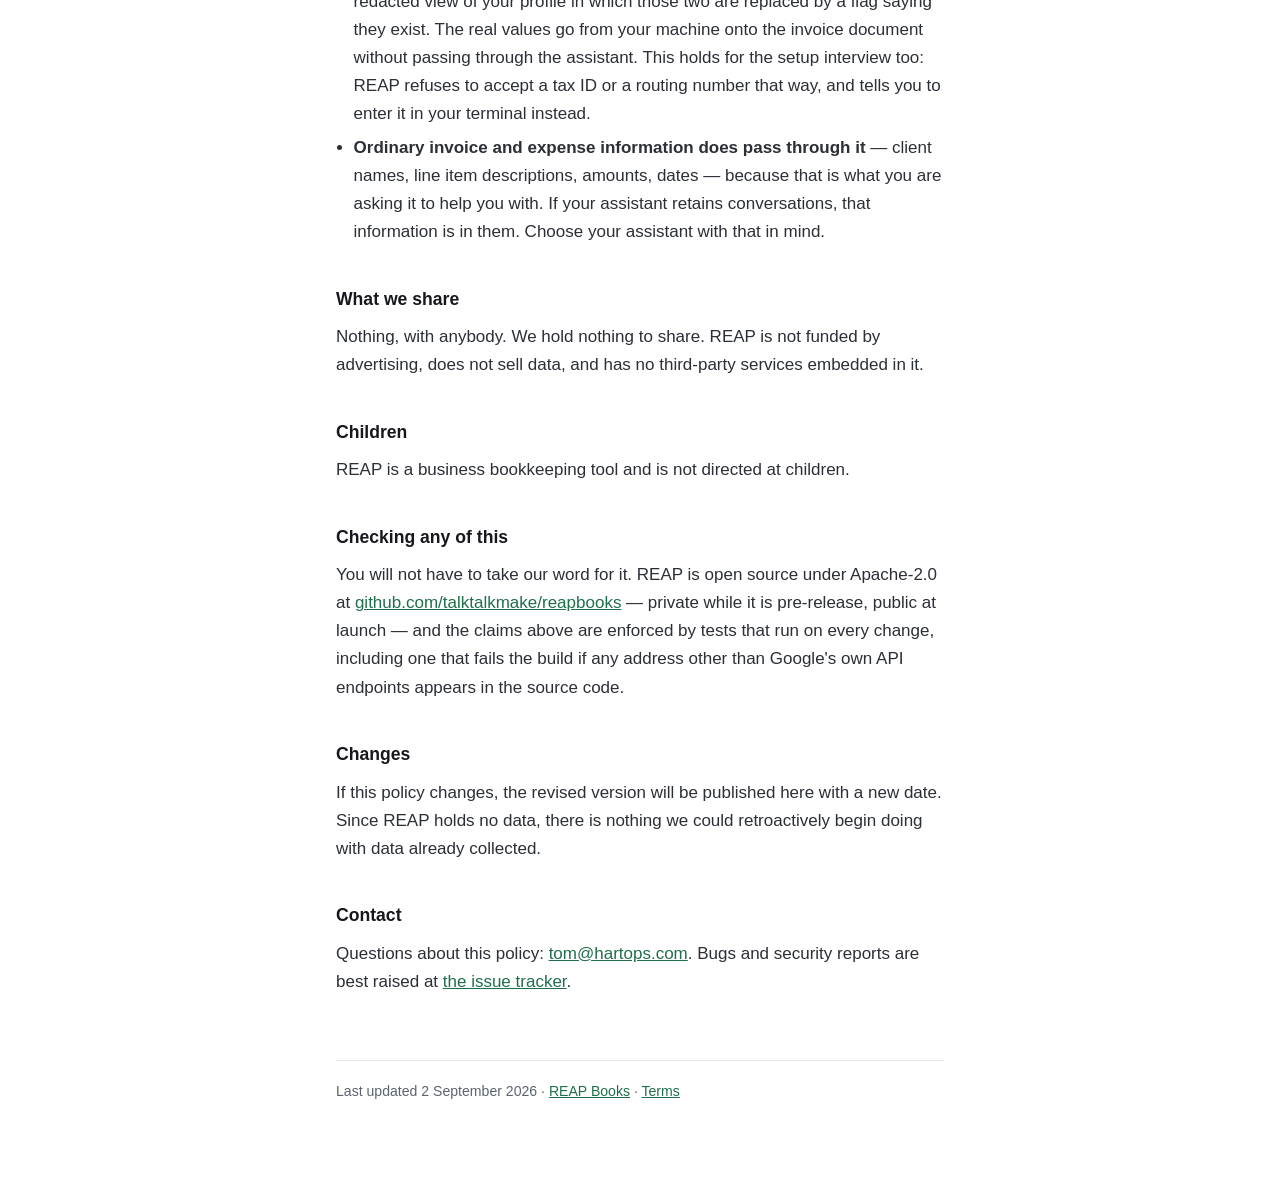
<file: privacy.html>
<!doctype html>
<html lang="en">
<head>
<meta charset="utf-8">
<meta name="viewport" content="width=device-width, initial-scale=1">
<title>Privacy — REAP Books</title>
<meta name="description" content="REAP Books runs on your machine. It has no server, collects nothing, and sends nothing anywhere.">
<link rel="stylesheet" href="style.css">
</head>
<body>
<main>

<nav>
  <a class="home" href="./">REAP Books</a>
  <a href="install.html">Setup</a>
  <a href="privacy.html">Privacy</a>
  <a href="terms.html">Terms</a>
  <a href="https://github.com/talktalkmake/reapbooks">Source</a>
</nav>

<h1>Privacy</h1>
<p class="lede">
  REAP Books runs on your computer. There is no REAP server, no account, and no
  service behind it. We do not receive your data, because there is nowhere for
  it to be received.
</p>

<h2>What we collect</h2>
<p>
  Nothing. REAP has no telemetry, no analytics, no error reporting and no
  licence check. It does not contact any server operated by us, because we do
  not operate one.
</p>

<h2>What REAP stores, and where</h2>
<p>All of it is on your own computer, in a folder you chose:</p>
<ul>
  <li><strong>Your business profile</strong> — your name and address, and, if you enter them, your tax ID and bank details. Stored in <code>profile.json</code>, readable only by your user account.</li>
  <li><strong>Your receipts and bank statements</strong> — the files you put in the workspace folder. REAP reads them; it does not move or upload them.</li>
  <li><strong>The invoices REAP generates</strong> — written into the workspace as PDF and HTML.</li>
  <li><strong>A Google sign-in token</strong>, if you connect a ledger. Stored in your operating system's configuration directory, readable only by your user account, deliberately outside the workspace folder so it cannot be committed to version control by accident.</li>
</ul>

<h2>Google, if you connect one</h2>
<p>
  Connecting a ledger is optional. If you do, REAP signs in to your Google
  account from your machine — the sign-in happens between you and Google, and
  the resulting token is stored locally as described above.
</p>
<p>
  REAP asks for a single permission:
  <code>drive.file</code>, which grants access <em>only to files the
  application itself created</em>. It creates one spreadsheet — your ledger —
  and writes your invoices and expenses into it. It cannot see, open or alter
  any other file in your Google Drive, including your other spreadsheets.
</p>
<p>
  That spreadsheet is yours, in your Drive, under your account. Google's
  handling of it is governed by
  <a href="https://policies.google.com/privacy">Google's privacy policy</a>.
</p>
<p>
  You can withdraw REAP's access at any time at
  <a href="https://myaccount.google.com/permissions">myaccount.google.com/permissions</a>.
  Deleting the local token file signs REAP out on that machine.
</p>

<h2>The AI assistant you use REAP with</h2>
<p>
  REAP is a tool that an AI assistant of your choosing operates on your behalf.
  That assistant is separate software, run by whoever makes it, under its own
  privacy policy. What passes between you and it is between you and them.
</p>
<p>What REAP does control is what it hands the assistant:</p>
<ul>
  <li>
    <strong>Never your tax ID, and never your bank details.</strong> The
    assistant receives a redacted view of your profile in which those two are
    replaced by a flag saying they exist. The real values go from your machine
    onto the invoice document without passing through the assistant. This holds
    for the setup interview too: REAP refuses to accept a tax ID or a routing
    number that way, and tells you to enter it in your terminal instead.
  </li>
  <li>
    <strong>Ordinary invoice and expense information does pass through it</strong>
    — client names, line item descriptions, amounts, dates — because that is
    what you are asking it to help you with. If your assistant retains
    conversations, that information is in them. Choose your assistant with that
    in mind.
  </li>
</ul>

<h2>What we share</h2>
<p>
  Nothing, with anybody. We hold nothing to share. REAP is not funded by
  advertising, does not sell data, and has no third-party services embedded in
  it.
</p>

<h2>Children</h2>
<p>REAP is a business bookkeeping tool and is not directed at children.</p>

<h2>Checking any of this</h2>
<p>
  You will not have to take our word for it. REAP is open source under
  Apache-2.0 at
  <a href="https://github.com/talktalkmake/reapbooks">github.com/talktalkmake/reapbooks</a>
  — private while it is pre-release, public at launch — and the claims above are
  enforced by tests that run on every change, including one that fails the build
  if any address other than Google's own API endpoints appears in the source
  code.
</p>

<h2>Changes</h2>
<p>
  If this policy changes, the revised version will be published here with a new
  date. Since REAP holds no data, there is nothing we could retroactively begin
  doing with data already collected.
</p>

<h2>Contact</h2>
<p>
  Questions about this policy:
  <a href="mailto:tom@hartops.com">tom@hartops.com</a>.
  Bugs and security reports are best raised at
  <a href="https://github.com/talktalkmake/reapbooks/issues">the issue tracker</a>.
</p>

<footer>
  Last updated 2 September 2026 ·
  <a href="./">REAP Books</a> · <a href="terms.html">Terms</a>
</footer>

</main>
</body>
</html>
</file>
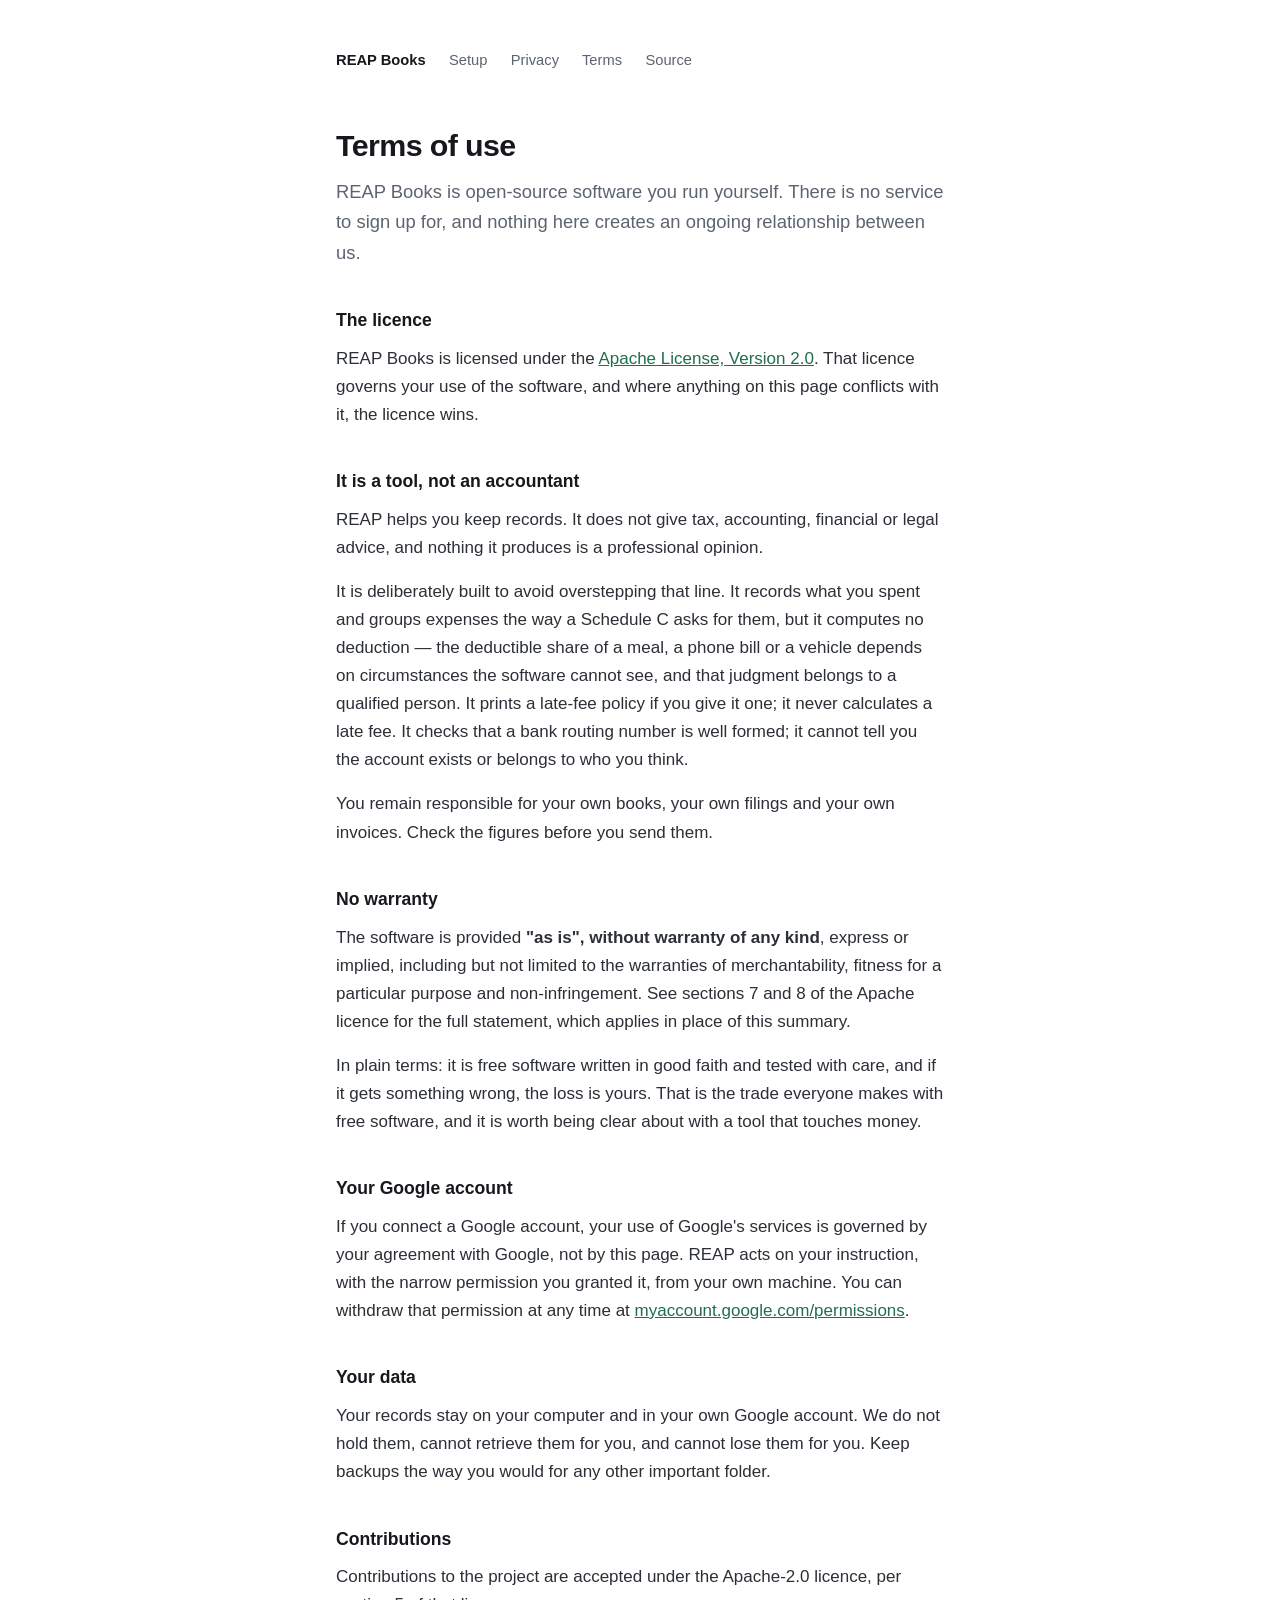
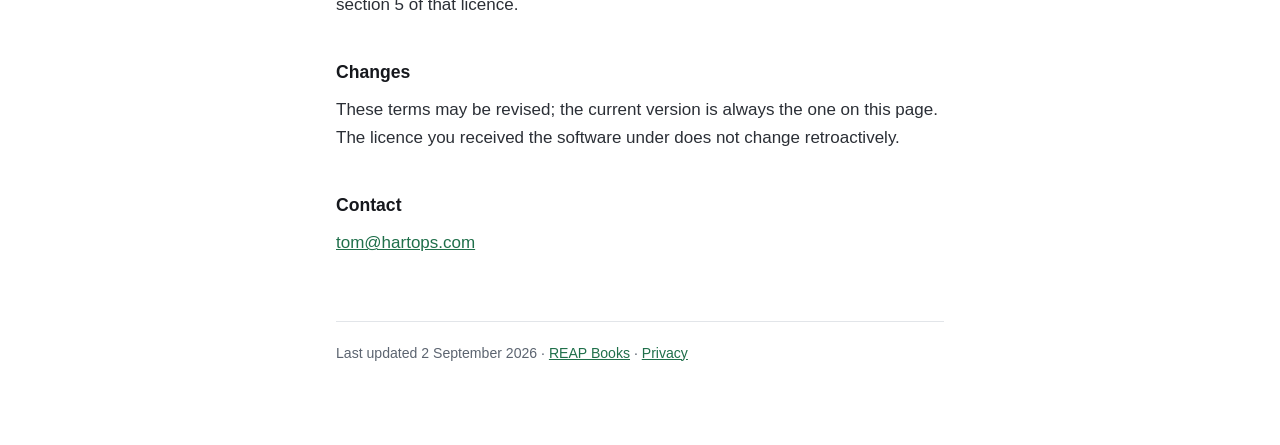
<file: terms.html>
<!doctype html>
<html lang="en">
<head>
<meta charset="utf-8">
<meta name="viewport" content="width=device-width, initial-scale=1">
<title>Terms — REAP Books</title>
<meta name="description" content="Terms of use for REAP Books: open-source software, provided as is, and not a substitute for an accountant.">
<link rel="stylesheet" href="style.css">
</head>
<body>
<main>

<nav>
  <a class="home" href="./">REAP Books</a>
  <a href="install.html">Setup</a>
  <a href="privacy.html">Privacy</a>
  <a href="terms.html">Terms</a>
  <a href="https://github.com/talktalkmake/reapbooks">Source</a>
</nav>

<h1>Terms of use</h1>
<p class="lede">
  REAP Books is open-source software you run yourself. There is no service to
  sign up for, and nothing here creates an ongoing relationship between us.
</p>

<h2>The licence</h2>
<p>
  REAP Books is licensed under the
  <a href="https://www.apache.org/licenses/LICENSE-2.0">Apache License,
  Version 2.0</a>. That licence governs your use of the software, and where
  anything on this page conflicts with it, the licence wins.
</p>

<h2>It is a tool, not an accountant</h2>
<p>
  REAP helps you keep records. It does not give tax, accounting, financial or
  legal advice, and nothing it produces is a professional opinion.
</p>
<p>
  It is deliberately built to avoid overstepping that line. It records what you
  spent and groups expenses the way a Schedule C asks for them, but it computes
  no deduction — the deductible share of a meal, a phone bill or a vehicle
  depends on circumstances the software cannot see, and that judgment belongs to
  a qualified person. It prints a late-fee policy if you give it one; it never
  calculates a late fee. It checks that a bank routing number is well formed; it
  cannot tell you the account exists or belongs to who you think.
</p>
<p>
  You remain responsible for your own books, your own filings and your own
  invoices. Check the figures before you send them.
</p>

<h2>No warranty</h2>
<p>
  The software is provided <strong>"as is", without warranty of any kind</strong>,
  express or implied, including but not limited to the warranties of
  merchantability, fitness for a particular purpose and non-infringement. See
  sections 7 and 8 of the Apache licence for the full statement, which applies
  in place of this summary.
</p>
<p>
  In plain terms: it is free software written in good faith and tested with
  care, and if it gets something wrong, the loss is yours. That is the trade
  everyone makes with free software, and it is worth being clear about with a
  tool that touches money.
</p>

<h2>Your Google account</h2>
<p>
  If you connect a Google account, your use of Google's services is governed by
  your agreement with Google, not by this page. REAP acts on your instruction,
  with the narrow permission you granted it, from your own machine. You can
  withdraw that permission at any time at
  <a href="https://myaccount.google.com/permissions">myaccount.google.com/permissions</a>.
</p>

<h2>Your data</h2>
<p>
  Your records stay on your computer and in your own Google account. We do not
  hold them, cannot retrieve them for you, and cannot lose them for you. Keep
  backups the way you would for any other important folder.
</p>

<h2>Contributions</h2>
<p>
  Contributions to the project are accepted under the Apache-2.0 licence, per
  section 5 of that licence.
</p>

<h2>Changes</h2>
<p>
  These terms may be revised; the current version is always the one on this
  page. The licence you received the software under does not change
  retroactively.
</p>

<h2>Contact</h2>
<p><a href="mailto:tom@hartops.com">tom@hartops.com</a></p>

<footer>
  Last updated 2 September 2026 ·
  <a href="./">REAP Books</a> · <a href="privacy.html">Privacy</a>
</footer>

</main>
</body>
</html>
</file>
<file: style.css>
/* One stylesheet, no build step, no fonts to fetch. */
:root {
  --ink: #16181d;
  --muted: #5c6470;
  --rule: #e2e5e9;
  --paper: #fff;
  --accent: #1f6f4a;
}

* { box-sizing: border-box; }

body {
  margin: 0;
  padding: 3rem 1.5rem 5rem;
  background: var(--paper);
  color: var(--ink);
  font: 17px/1.65 -apple-system, BlinkMacSystemFont, "Segoe UI", Roboto, Helvetica, Arial, sans-serif;
}

main { max-width: 38rem; margin: 0 auto; }

h1 { font-size: 1.9rem; letter-spacing: -0.02em; margin: 0 0 0.4rem; }
h2 { font-size: 1.1rem; margin: 2.4rem 0 0.6rem; }
h3 { font-size: 0.95rem; margin: 1.6rem 0 0.4rem; }
p, li { color: #2b2f36; }
p { margin: 0 0 1rem; }
ul { padding-left: 1.1rem; }
li { margin-bottom: 0.35rem; }

.lede { font-size: 1.15rem; color: var(--muted); margin-bottom: 2rem; }
.muted { color: var(--muted); }
.small { font-size: 0.9rem; }

a { color: var(--accent); }
a:hover { text-decoration: none; }

code, pre {
  font-family: ui-monospace, SFMono-Regular, Menlo, Consolas, monospace;
  font-size: 0.88em;
}
pre {
  background: #f6f7f9;
  border: 1px solid var(--rule);
  border-radius: 6px;
  padding: 0.9rem 1rem;
  overflow-x: auto;
}

hr { border: 0; border-top: 1px solid var(--rule); margin: 3rem 0; }

nav { margin-bottom: 3rem; font-size: 0.92rem; }
nav a { color: var(--muted); text-decoration: none; margin-right: 1.2rem; }
nav a:hover { color: var(--ink); }
nav .home { color: var(--ink); font-weight: 600; }

footer {
  margin-top: 4rem;
  padding-top: 1.2rem;
  border-top: 1px solid var(--rule);
  color: var(--muted);
  font-size: 0.88rem;
}

.claims { list-style: none; padding: 0; }
.claims li { margin-bottom: 1.2rem; }
.claims strong { display: block; }


/* --- setup guide --- */

kbd {
  font-family: ui-monospace, SFMono-Regular, Menlo, Consolas, monospace;
  font-size: 0.82em;
  background: #f6f7f9;
  border: 1px solid var(--rule);
  border-bottom-width: 2px;
  border-radius: 4px;
  padding: 0.05em 0.35em;
  white-space: nowrap;
}

/* What REAP prints back at you, as opposed to what you type. */
pre.out {
  background: transparent;
  border-style: dashed;
  color: var(--muted);
}

/* What you say to Claude, in ordinary words. */
pre.say {
  background: transparent;
  border-left: 3px solid var(--accent);
  border-radius: 0;
  font-family: inherit;
  font-size: 1em;
  font-style: italic;
  padding-left: 1rem;
}

.box {
  border: 1px solid var(--rule);
  border-left: 3px solid var(--accent);
  border-radius: 6px;
  padding: 1rem 1.1rem 0.4rem;
  margin: 1.6rem 0;
  background: #fbfcfd;
}
.box.calm { border-left-color: var(--rule); }
.box > :last-child { margin-bottom: 0.6rem; }
.box ul { margin-bottom: 0.6rem; }
.box pre { margin-bottom: 0.8rem; }

.tag {
  font-size: 0.62em;
  text-transform: uppercase;
  letter-spacing: 0.08em;
  color: var(--muted);
  border: 1px solid var(--rule);
  border-radius: 999px;
  padding: 0.15em 0.6em;
  vertical-align: 0.25em;
  font-weight: 400;
}

table {
  border-collapse: collapse;
  width: 100%;
  margin: 1.2rem 0 1.6rem;
  font-size: 0.94rem;
}
th, td {
  text-align: left;
  vertical-align: top;
  padding: 0.6rem 0.8rem 0.6rem 0;
  border-bottom: 1px solid var(--rule);
}
th { font-size: 0.8rem; text-transform: uppercase; letter-spacing: 0.06em; color: var(--muted); font-weight: 600; }
td:first-child { width: 40%; padding-right: 1.2rem; }
p code, li code, td code { overflow-wrap: anywhere; }

@media (prefers-color-scheme: dark) {
  :root { --ink: #e8eaed; --muted: #9aa2ad; --rule: #2a2e35; --paper: #14161a; --accent: #6cc19a; }
  p, li { color: #d3d7dd; }
  pre { background: #1b1e23; }
  pre.out, pre.say { background: transparent; }

  kbd { background: #1b1e23; }
  .box { background: #181b20; }
}
</file>
